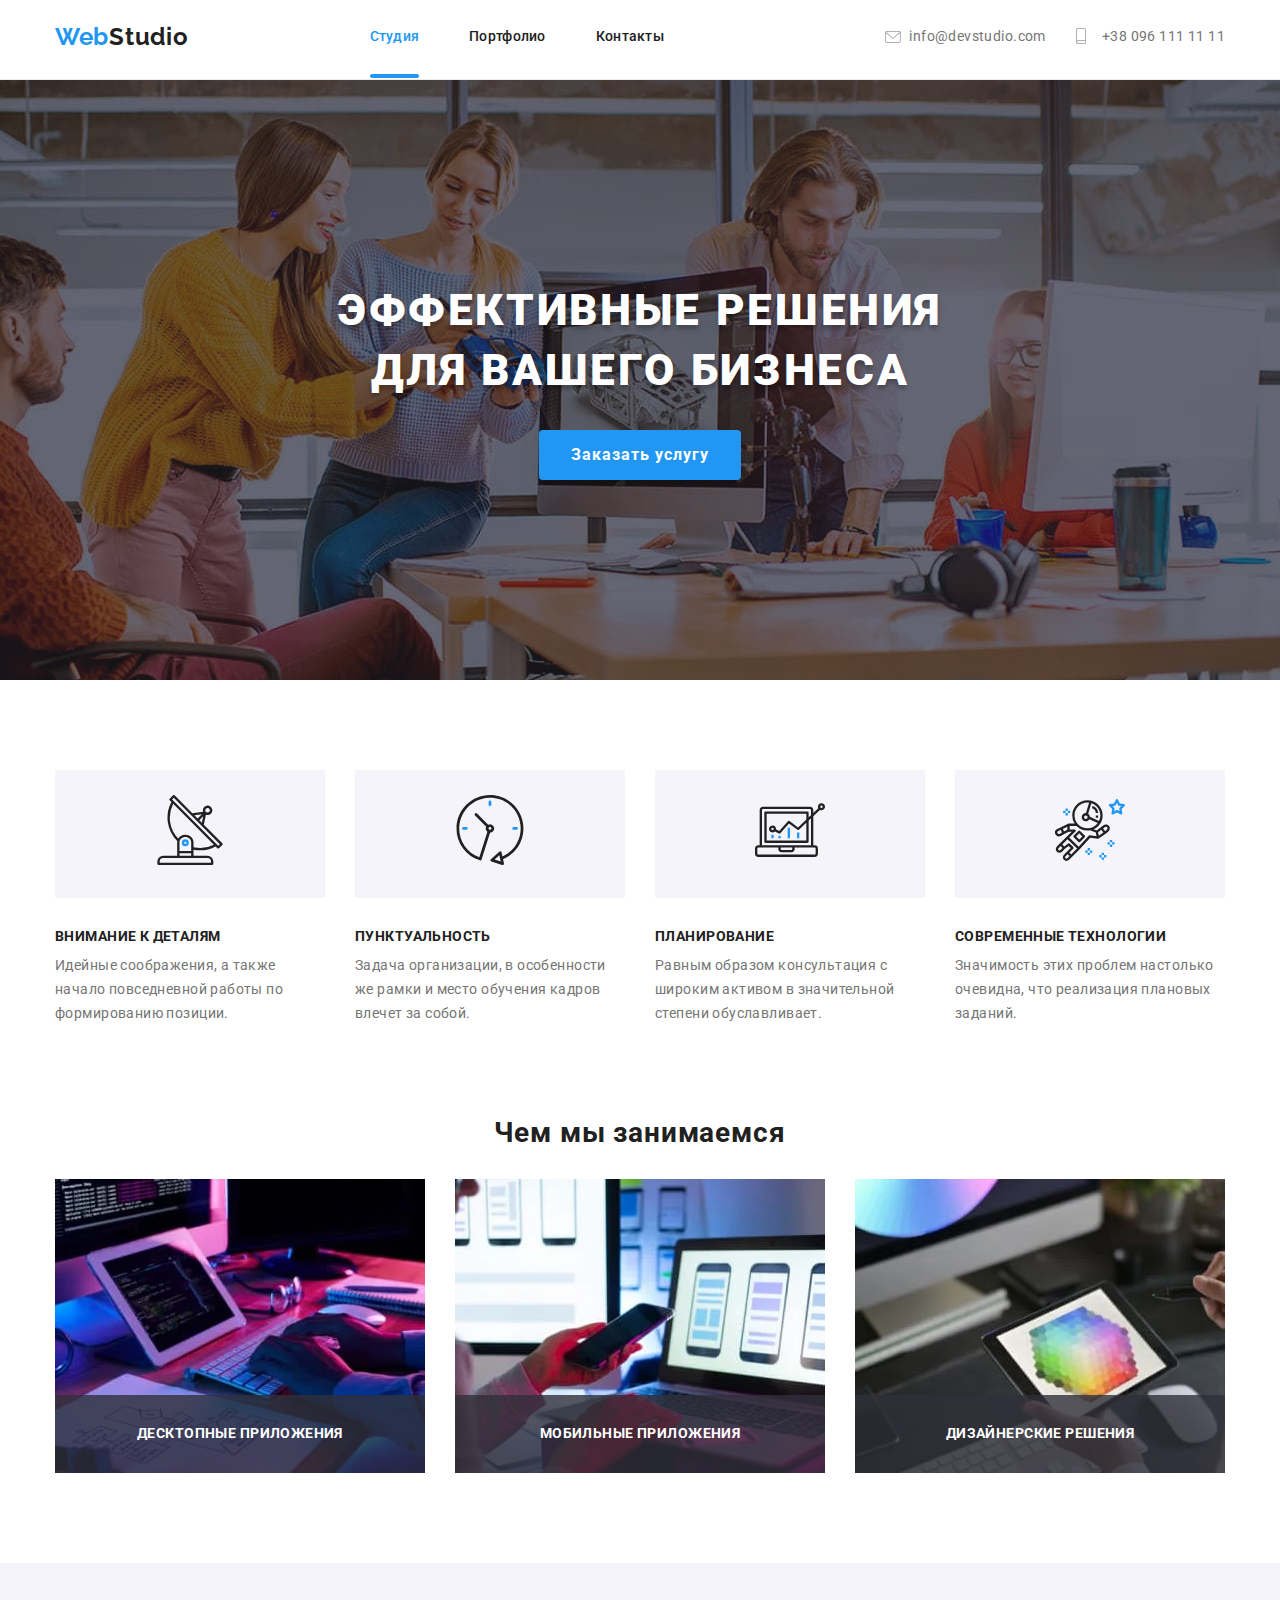
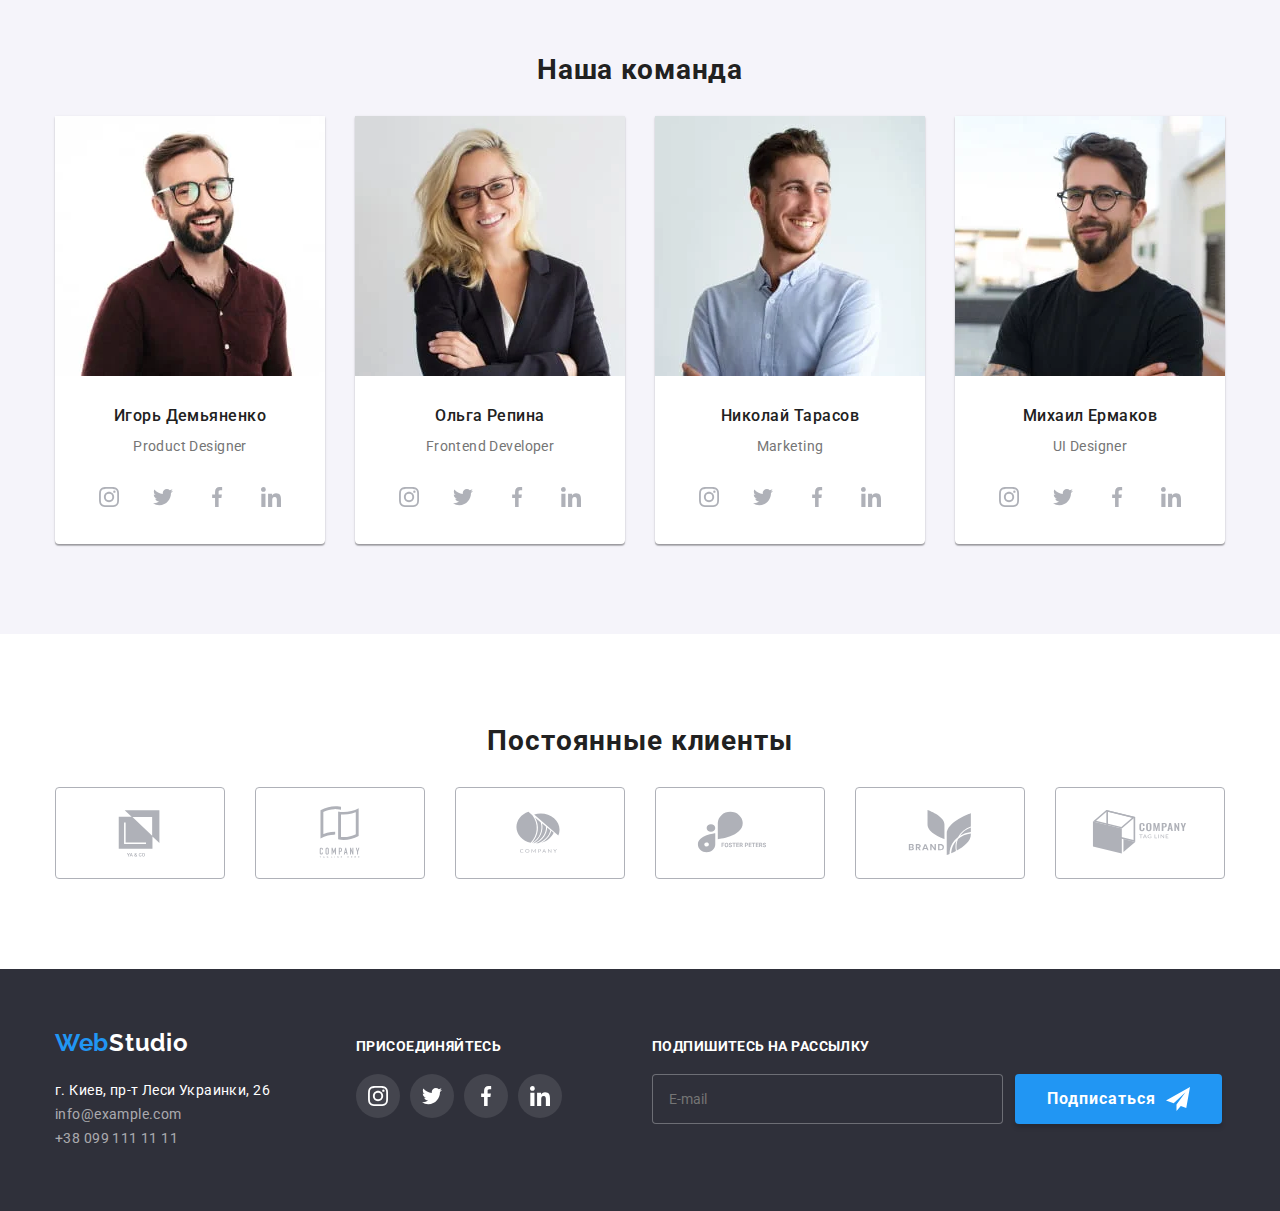
<file: index.html>
<!DOCTYPE html>
<html lang="ru">
<head>
    <meta charset="UTF-8">
    <meta http-equiv="X-UA-Compatible" content="IE=edge">
    <meta name="viewport" content="width=device-width, initial-scale=1.0">
    <title>WebStudio студия дизайна</title>
    <link rel="stylesheet" href="https://cdnjs.cloudflare.com/ajax/libs/modern-normalize/1.0.0/modern-normalize.min.css"/>
    <link href="https://fonts.googleapis.com/css2?family=Raleway:wght@700&family=Roboto:wght@400;500;700;900&display=swap"
        rel="stylesheet">
    <link rel="stylesheet" href="./css/main.min.css">
</head>
<body>
    
    <!--хедер-->
    <header class="header">
        <div class="header__container container">
       <nav class="navmenu"> 
           <a class="logo logo__header" lang="en" href="index.html">Web<span class="logo__header--dark">Studio</span></a>
            <ul class="navmenu__list list">
            <li class="navmenu__point"><a class="navmenu__link link link--current" href="index.html">Студия</a></li>
            <li class="navmenu__point"><a class="navmenu__link link" href="./portfolio.html">Портфолио</a></li>
            <li class="navmenu__point"><a class="navmenu__link link" href="">Контакты</a></li>
            </ul>
        </nav>
        <ul class="header__list list contact">
            <li class="header__point">
                <a class="header__link header__link--icon link" lang="en" href="mailto:info@devstudio.com" target="_blank" rel="noopener norefferal">
                <svg class="header__icon icon" width="16" height="12">
                    <use href="./images/sprite.svg#mail"></use>
                </svg>info@devstudio.com</a>
            </li>
            <li class="header__point">
                <a class="header__link header__link--icon link" href="tel:+380961111111" target="_blank" rel="noopener norefferal">
                <svg class="header__icon icon" width="18" height="18">
                    <use href="./images/sprite.svg#smartphone"></use>
                </svg>+38 096 111 11 11</a>
            </li>
        </ul>
        </div>
    </header>

    <!--уникальный контент-->
    <main>  

    <!-- баннер герой -->
    <section class="banner container">
                 <h1 class="banner__title">Эффективные решения
                для вашего бизнеса</h1>
                <button class="banner__button button" type="button" data-modal-open>Заказать услугу</button>
        </section>

<!-- Особенности -->
    <section class="features__section section ">
        <div class="container">
            <h2 class="visually-hidden">Особенности</h2>
            <ul class="features__list list ">
        <li class="features__point point"> 
            <div class="features__icon--box">
            <svg class="features__icon icon" width="70" height="70">
                <use href="./images/sprite.svg#antenna"></use>
            </svg>
            </div>
            <h3 class="features__title">Внимание к деталям</h3>
            <p  class="features__text">Идейные соображения, а также начало повседневной работы по формированию позиции.</p>
        </li>
        <li class="features__point point">
            <div class="features__icon--box">
            <svg class="features__icon icon" width="70" height="70">
                <use href="./images/sprite.svg#clock"></use>
            </svg>
            </div>
            <h3 class="features__title">Пунктуальность</h3>
            <p  class="features__text">Задача организации, в особенности же рамки и место обучения кадров влечет за собой.</p>
        </li>
        <li class="features__point point">
            <div class="features__icon--box">
            <svg class="features__icon icon" width="70" height="70">
                <use href="./images/sprite.svg#diagram"></use>
            </svg>
            </div>
            <h3 class="features__title">Планирование</h3>
            <p  class="features__text">Равным образом консультация с широким активом в значительной степени обуславливает.</p>
        </li>
        <li class="features__point point">
            <div class="features__icon--box">
            <svg class="features__icon icon" width="70" height="70">
                <use href="./images/sprite.svg#astronaut"></use>
            </svg>
            </div>
            <h3 class="features__title">Современные технологии</h3>
            <p  class="features__text">Значимость этих проблем настолько очевидна, что реализация плановых заданий.</p>
        </li>
            </ul>
        </div>
    </section>

<!-- Чем мы занимаемся -->
    <section class="section wedoing__section">
        <div class="container">
            <h2 class="wedoing__title title">Чем мы занимаемся</h2>
            <ul class="wedoing__list list">
                <li class="wedoing__point point">
                    <picture>
                        <source srcset="./images/what-we-do/box-1-1x.webp 370w, ./images/what-we-do/box-1-2x.webp 740w"
                            media="(min-width:1200px)" sizes="(min-width: 1200px) 370px, 100vw" type="image/webp" />
                        <source srcset="./images/what-we-do/box-1-1x.jpeg 370w, ./images/what-we-do/box-1-2x.jpeg 740w" media="(min-width:1200px)" sizes="(min-width: 1200px) 370px, 100vw" type="image/jpeg"/><img src="./images/what-we-do/box-1.jpeg" alt="Работа на планшете" width="370" height="294" loading="lazy" />
                    </picture>
                    <div class="wedoing__thumb">
                    <h3 class="wedoing__text-image">Десктопные приложения</h3>
                    </div>
                </li>
                <li class="wedoing__point point">
                    <picture>
                        <source srcset="./images/what-we-do/box-2-1x.webp 370w, ./images/what-we-do/box-2-2x.webp 740w"
                            media="(min-width:1200px)" sizes="(min-width: 1200px) 370px, 100vw" type="image/webp" />
                        <source srcset="./images/what-we-do/box-2-1x.jpeg 370w, ./images/what-we-do/box-2-2x.jpeg 740w"
                            media="(min-width:1200px)" sizes="(min-width: 1200px) 370px, 100vw" type="image/jpeg" />
                            <img
                            src="./images/what-we-do/box-2.jpeg" alt="Синхронизация ПК и смартфона" width="370" height="294" loading="lazy" />
                    </picture>
                    <div class="wedoing__thumb">
                    <h3 class="wedoing__text-image">Мобильные приложения</h3>
                    </div>
                </li>
                <li class="wedoing__point point">
                    <picture>
                        <source srcset="./images/what-we-do/box-3-1x.webp 370w, ./images/what-we-do/box-3-2x.webp 740w"
                            media="(min-width:1200px)" sizes="(min-width: 1200px) 370px, 100vw" type="image/webp" />
                        <source srcset="./images/what-we-do/box-3-1x.jpeg 370w, ./images/what-we-do/box-3-2x.jpeg 740w"
                            media="(min-width:1200px)" sizes="(min-width: 1200px) 370px, 100vw" type="image/jpeg" />
                        <img src="./images/what-we-do/box-3.jpeg" alt="Планшет"  width="370" height="294"
                            loading="lazy" />
                    </picture><div class="wedoing__thumb">
                    <h3 class="wedoing__text-image">Дизайнерские решения</h3>
                    </div>  
                </li>
            </ul>
        </div>
    </section>

<!-- Наша команда -->
    <section class="team__section section">
        <div class="container">
        <h2 class="team__title title">Наша команда</h2>
        <ul class="team__list list">
            <li class="team__point point">
                <picture>
                    <source srcset="./images/our-team/img-1-desk1x.webp 270w, ./images/our-team/img-1-desk2x.webp 540w"
                        media="(min-width:1200px)" sizes="(min-width: 1200px) 270px, 100vw" type="image/webp" />
                    <source srcset="./images/our-team/img-1-desk1x.jpeg 270w, ./images/our-team/img-1-desk2x.jpeg 540w"
                        media="(min-width:1200px)" sizes="(min-width: 1200px) 270px, 100vw" type="image/jpeg" />
                    <source srcset="./images/our-team/img-1-tab1x.webp 354w, ./images/our-team/img-1-tab2x.webp 708w"
    media="(min-width:768px)" sizes="(min-width: 768px) 354px, 100vw" type="image/webp" />
                    <source srcset="./images/our-team/img-1-tab1x.jpeg 354w, ./images/our-team/img-1-tab2x.jpeg 708w"
    media="(min-width:768px)" sizes="(min-width: 768px) 354px, 100vw" type="image/jpeg" />
                    <source srcset="./images/our-team/img-1-mob1x.webp 450w, ./images/our-team/img-1-mob2x.webp 900w"
    media="(max-width:767px)" sizes="(max-width: 767px) 450px, 100vw" type="image/webp" />
                    <source srcset="./images/our-team/img-1-mob1x.jpeg 450w, ./images/our-team/img-1-mob2x.jpeg 900w"
    media="(max-width:767px)" sizes="(max-width: 767px) 450px, 100vw" type="image/jpeg" />
                    <img src="./images/our-team/img-1.jpeg" alt="Игорь Демьяненко" height="260" loading="lazy" />
                </picture>
                <div class="team__box">
                <h3 class="team__title--box ">Игорь Демьяненко</h3>
                <p class="team__text text" lang="en">Product Designer</p>
                <ul class="team__list--sl list">
                    <li class="team__point--sl item">
                        <a class="team__icon-link link" href="https://www.instagram.com/" target="_blank" rel="noopener norefferel" aria-label="инстаграм">
                        <svg class="team__icon--sl icon" width="20" height="20">
                            <use href="./images/sprite.svg#instagram"></use>
                        </svg>
                        </a>
                    </li>
                    <li class="team__point--sl item">
                        <a class="team__icon-link link"  href="https://www.twitter.com/" target="_blank" rel="noopener norefferel" aria-label="твитер">
                        <svg class="team__icon--sl icon" width="20" height="20">
                            <use href="./images/sprite.svg#twitter"></use>
                        </svg>
                        </a>
                    </li>
                    <li class="team__point--sl item">
                        <a class="team__icon-link link" href="https://www.facebook.com/" target="_blank" rel="noopener norefferel" aria-label="фейсбук">
                        <svg class="team__icon--sl icon" width="20" height="20">
                            <use href="./images/sprite.svg#facebook"></use>
                        </svg>
                        </a>
                    </li>
                    <li class="team__point--sl item">
                        <a class="team__icon-link link"  href="https://www.linkedin.com/" target="_blank" rel="noopener norefferel" aria-label="линкедин">
                        <svg class="team__icon--sl icon" width="20" height="20">
                            <use href="./images/sprite.svg#linkedin"></use>
                        </svg>
                        </a>
                    </li>
                </ul>
                </div>
            </li>
            <li class="team__point point">
                <picture>
                    <source srcset="./images/our-team/img-2-desk1x.webp 270w, ./images/our-team/img-2-desk2x.webp 540w"
                        media="(min-width:1200px)" sizes="(min-width: 1200px) 270px, 100vw" type="image/webp" />
                    <source srcset="./images/our-team/img-2-desk1x.jpeg 270w, ./images/our-team/img-2-desk2x.jpeg 540w"
                        media="(min-width:1200px)" sizes="(min-width: 1200px) 270px, 100vw" type="image/jpeg" />
                    <source srcset="./images/our-team/img-2-tab1x.webp 354w, ./images/our-team/img-2-tab2x.webp 708w"
                        media="(min-width:768px)" sizes="(min-width: 768px) 354px, 100vw" type="image/webp" />
                    <source srcset="./images/our-team/img-2-tab1x.jpeg 354w, ./images/our-team/img-2-tab2x.jpeg 708w"
                        media="(min-width:768px)" sizes="(min-width: 768px) 354px, 100vw" type="image/jpeg" />
                    <source srcset="./images/our-team/img-2-mob1x.webp 450w, ./images/our-team/img-2-mob2x.webp 900w"
                        media="(max-width:767px)" sizes="(max-width: 767px) 450px, 100vw" type="image/webp" />
                    <source srcset="./images/our-team/img-2-mob1x.jpeg 450w, ./images/our-team/img-2-mob2x.jpeg 900w"
                        media="(max-width:767px)" sizes="(max-width: 767px) 450px, 100vw" type="image/jpeg" />
                    <img src="./images/our-team/img-2.jpeg" alt="Ольга Репина"  height="260" loading="lazy" />
                </picture>
                <div class="team__box">
                <h3 class="team__title--box">Ольга Репина</h3>
                <p class="team__text text" lang="en">Frontend Developer</p>
                <ul class="team__list--sl list">
                    <li class="team__point--sl item">
                        <a class="team__icon-link link"   href="https://www.instagram.com/" target="_blank" rel="noopener norefferel" aria-label="инстаграм">
                        <svg class="team__icon--sl icon" width="20" height="20">
                            <use href="./images/sprite.svg#instagram"></use>
                            </svg>
                        </a>
                    </li>
                    <li class="team__point--sl item">
                        <a class="team__icon-link link"   href="https://www.twitter.com/" target="_blank" rel="noopener norefferel" aria-label="твитер">
                        <svg class="team__icon--sl icon" width="20" height="20">
                            <use href="./images/sprite.svg#twitter"></use>
                        </svg>
                        </a>
                    </li>
                    <li class="team__point--sl item">
                        <a class="team__icon-link link"   href="https://www.facebook.com/" target="_blank" rel="noopener norefferel" aria-label="фейсбук">
                        <svg class="team__icon--sl icon" width="20" height="20">
                            <use href="./images/sprite.svg#facebook"></use>
                        </svg>
                        </a>
                    </li>
                    <li class="team__point--sl item">
                        <a class="team__icon-link link"   href="https://www.linkedin.com/" target="_blank" rel="noopener norefferel"  aria-label="линкедин">
                        <svg class="team__icon--sl icon" width="20" height="20">
                            <use href="./images/sprite.svg#linkedin"></use>
                        </svg>
                        </a>
                    </li>
                </ul>
                </div>
            </li>
            <li class="team__point point">
<picture>
    <source srcset="./images/our-team/img-3-desk1x.webp 270w, ./images/our-team/img-3-desk2x.webp 540w"
        media="(min-width:1200px)" sizes="(min-width: 1200px) 270px, 100vw" type="image/webp" />
    <source srcset="./images/our-team/img-3-desk1x.jpeg 270w, ./images/our-team/img-3-desk2x.jpeg 540w"
        media="(min-width:1200px)" sizes="(min-width: 1200px) 270px, 100vw" type="image/jpeg" />
    <source srcset="./images/our-team/img-3-tab1x.webp 354w, ./images/our-team/img-3-tab2x.webp 708w"
        media="(min-width:768px)" sizes="(min-width: 768px) 354px, 100vw" type="image/webp" />
    <source srcset="./images/our-team/img-3-tab1x.jpeg 354w, ./images/our-team/img-3-tab2x.jpeg 708w"
        media="(min-width:768px)" sizes="(min-width: 768px) 354px, 100vw" type="image/jpeg" />
    <source srcset="./images/our-team/img-3-mob1x.webp 450w, ./images/our-team/img-3-mob2x.webp 900w"
        media="(max-width:767px)" sizes="(max-width: 767px) 450px, 100vw" type="image/webp" />
    <source srcset="./images/our-team/img-3-mob1x.jpeg 450w, ./images/our-team/img-3-mob2x.jpeg 900w"
        media="(max-width:767px)" sizes="(max-width: 767px) 450px, 100vw" type="image/jpeg" />
    <img src="./images/our-team/img-3.jpeg" alt="Николай Тарасов" height="260" loading="lazy" />
</picture>
                <div class="team__box">
                <h3 class="team__title--box">Николай Тарасов</h3>
                <p class="team__text text" lang="en">Marketing</p>
                <ul class="team__list--sl list">
                    <li class="team__point--sl item">
                        <a class="team__icon-link link"  href="https://www.instagram.com/" target="_blank" rel="noopener norefferel" aria-label="инстаграм">
                        <svg class="team__icon--sl icon" width="20" height="20">
                            <use href="./images/sprite.svg#instagram"></use>
                        </svg>
                        </a>
                        </li>
                    <li class="team__point--sl item">
                        <a class="team__icon-link link"   href="https://www.twitter.com/" target="_blank" rel="noopener norefferel" aria-label="твитер">
                        <svg class="team__icon--sl icon" width="20" height="20">
                            <use href="./images/sprite.svg#twitter"></use>
                        </svg>
                        </a>
                    </li>
                    <li class="team__point--sl item">
                        <a class="team__icon-link link"   href="https://www.facebook.com/" target="_blank" rel="noopener norefferel" aria-label="фейсбук">
                        <svg class="team__icon--sl icon" width="20" height="20">
                            <use href="./images/sprite.svg#facebook"></use>
                        </svg>
                        </a>
                    </li>
                    <li class="team__point--sl item">
                        <a class="team__icon-link link"   href="https://www.linkedin.com/" target="_blank" rel="noopener norefferel" aria-label="линкедин">
                        <svg class="team__icon--sl icon" width="20" height="20">
                            <use href="./images/sprite.svg#linkedin"></use>
                        </svg>
                        </a>
                    </li>
                </ul>
                </div>
            </li>
            <li class="team__point point">
<picture>
    <source srcset="./images/our-team/img-4-desk1x.webp 270w, ./images/our-team/img-4-desk2x.webp 540w"
        media="(min-width:1200px)" sizes="(min-width: 1200px) 270px, 100vw" type="image/webp" />
    <source srcset="./images/our-team/img-4-desk1x.jpeg 270w, ./images/our-team/img-4-desk2x.jpeg 540w"
        media="(min-width:1200px)" sizes="(min-width: 1200px) 270px, 100vw" type="image/jpeg" />
    <source srcset="./images/our-team/img-4-tab1x.webp 354w, ./images/our-team/img-4-tab2x.webp 708w"
        media="(min-width:768px)" sizes="(min-width: 768px) 354px, 100vw" type="image/webp" />
    <source srcset="./images/our-team/img-4-tab1x.jpeg 354w, ./images/our-team/img-4-tab2x.jpeg 708w"
        media="(min-width:768px)" sizes="(min-width: 768px) 354px, 100vw" type="image/jpeg" />
    <source srcset="./images/our-team/img-4-mob1x.webp 450w, ./images/our-team/img-4-mob2x.webp 900w"
        media="(max-width:767px)" sizes="(max-width: 767px) 450px, 100vw" type="image/webp" />
    <source srcset="./images/our-team/img-4-mob1x.jpeg 450w, ./images/our-team/img-4-mob2x.jpeg 900w"
        media="(max-width:767px)" sizes="(max-width: 767px) 450px, 100vw" type="image/jpeg" />
    <img src="./images/our-team/img-4.jpeg" alt="Михаил Ермаков" height="260" loading="lazy" />
</picture>   
                <div class="team__box">
                <h3 class="team__title--box">Михаил Ермаков</h3>
                <p class="team__text text" lang="en">UI Designer</p>
                <ul class="team__list--sl list">
                    <li class="team__point--sl item">
                        <a class="team__icon-link link" href="https://www.instagram.com/" target="_blank" rel="noopener norefferel" aria-label="инстаграм">
                        <svg class="team__icon--sl icon" width="20" height="20">
                            <use href="./images/sprite.svg#instagram"></use>
                        </svg>
                        </a>
                    </li>
                    <li class="team__point--sl item">
                        <a class="team__icon-link link"   href="https://www.twitter.com/" target="_blank" rel="noopener norefferel" aria-label="твитер">
                        <svg class="team__icon--sl icon" width="20" height="20">
                            <use href="./images/sprite.svg#twitter"></use>
                        </svg>
                        </a>
                    </li>
                    <li class="team__point--sl item">
                        <a class="team__icon-link link"   href="https://www.facebook.com/" target="_blank" rel="noopener norefferel" aria-label="фейсбук">
                        <svg class="team__icon--sl icon" width="20" height="20">
                            <use href="./images/sprite.svg#facebook"></use>
                        </svg>
                        </a>
                    </li>
                    <li class="team__point--sl item">
                        <a  class="team__icon-link link"  href="https://www.linkedin.com/" target="_blank" rel="noopener norefferel" aria-label="линкедин">
                        <svg class="team__icon--sl icon" width="20" height="20">
                            <use href="./images/sprite.svg#linkedin"></use>
                        </svg>
                        </a>
                    </li>
                </ul>
                </div>
            </li>
        </ul>
        </div>
    </section>

    <!-- Постоянные клиенты -->
    <section class="clients__section section">
        <div class="container">
            <h2 class="clients__title title">Постоянные клиенты</h2>
            <ul class="clients__list list">
                <li class="clients__point">
                    <a class="clients__link link" href="/" target="_blank" rel="noopener norefferal" aria-label="лого партнера">
                        <svg class="clients__icon icon" width="106" height="60">
                            <use href="./images/sprite.svg#ya-and-co"></use>
                        </svg>
                    </a>
                </li>
                <li class="clients__point">
                    <a class="clients__link link" href="/" target="_blank" rel="noopener norefferal" aria-label="лого партнера">
                        <svg class="clients__icon icon" width="106" height="60">
                            <use href="./images/sprite.svg#company-tagline-here"></use>
                        </svg>
                    </a>
                </li>
                <li class="clients__point">
                    <a class="clients__link link" href="/" target="_blank" rel="noopener norefferal" aria-label="лого партнера">
                        <svg class="clients__icon icon" width="106" height="60">
                            <use href="./images/sprite.svg#company"></use>
                        </svg>
                    </a>
                </li>
                <li class="clients__point">
                    <a class="clients__link link" href="/" target="_blank" rel="noopener norefferal" aria-label="лого партнера">
                        <svg class="clients__icon icon" width="106" height="60">
                            <use href="./images/sprite.svg#foster-peters"></use>
                        </svg>
                    </a>
                </li>
                <li class="clients__point">
                    <a class="clients__link link" href="/" target="_blank" rel="noopener norefferal" aria-label="лого партнера">
                        <svg class="clients__icon icon" width="106" height="60">
                            <use href="./images/sprite.svg#brand"></use>
                        </svg>
                    </a>
                </li>
                <li class="clients__point">
                    <a class="clients__link link" href="/" target="_blank" rel="noopener norefferal" aria-label="лого партнера">
                        <svg class="clients__icon icon" width="106" height="60">
                            <use href="./images/sprite.svg#company-tag-line"></use>
                        </svg>
                    </a>
                </li>
            </ul>
        </div>
    </section>

  </main>

    <!-- Подвал -->
    <footer class="footer">
        <div class="footer__container container"> 
            <div class="footer__container--tablet footer__container--desktop">
                <div class="footer__address">
                <a class="logo footer__logo" lang="en" href="/">Web<span class="logo footer__logo--light">Studio</span></a>
                <address class="footer__contacts">
                    <ul class="footer___list contacts__list list">
                        <li class="footer___point contacts__list--point">
                            <a class="footer__link link" href="https://goo.gl/maps/Ta9KP2Tuc9y4ZhMA9" target="_blank"
                                rel="noopener noreferrer">
                                г. Киев, пр-т Леси Украинки, 26
                            </a>
                        </li>
                        <li class="footer___point contacts__list--point">
                            <a class="footer__link footer__link--contact link" href="mailto:info@example.com" target="_blank" rel="noopener noreferrer">
                                info@example.com
                            </a>
                        </li>
                        <li class="footer___point contacts__list--point">
                            <a class="footer__link footer__link--contact  link" href="tel:+380991111111" target="_blank" rel="noopener noreferrer">
                                +38 099 111 11 11
                            </a>
                        </li>
                    </ul>
                </address>
                </div>          
                <div class="footer__sl">
                    <p class="footer__title">присоединяйтесь</p>
                    <ul class="list footer__social-links">
                        <li class="footer__point">
                            <a class="footer__link--icon link" href="https://www.instagram.com/" target="_blank" rel="noopener norefferel"  aria-label="инстаграм">
                            <svg class="footer__icon icon" width="20" height="20">
                                <use href="./images/sprite.svg#instagram"></use>
                            </svg>
                            </a>
                        </li>
                        <li class="footer__point">
                            <a class="footer__link--icon footer__link link" href="https://www.twitter.com/" target="_blank" rel="noopener norefferel"  aria-label="твитер" >
                            <svg class="footer__icon icon" width="20" height="20">
                                <use href="./images/sprite.svg#twitter"></use>
                            </svg>
                            </a>
                        </li>
                        <li class="footer__point">
                            <a class="footer__link--icon footer__link link" href="https://www.facebook.com/" target="_blank" rel="noopener norefferel" aria-label="фейсбук">
                            <svg class="footer__icon icon" width="20" height="20">
                                <use href="./images/sprite.svg#facebook"></use>
                            </svg>
                            </a>
                        </li>
                        <li class="footer__point">
                            <a class="footer__link--icon footer__link link" href="https://www.linkedin.com/" target="_blank" rel="noopener norefferel" aria-label="линкедин">
                            <svg class="footer__icon icon" width="20" height="20">
                                <use href="./images/sprite.svg#linkedin"></use>
                            </svg>
                            </a>
                        </li>
                    </ul>
                </div>
            </div>
            <div class="footer__submail">
                <p class="footer__title">Подпишитесь на рассылку</p>
                    <form class="footer__form" > 
                        <input class="footer__input" type="email" name="mail" id="mail" placeholder="E-mail" required/>
                        <button class="button footer__button" type="submit">Подписаться</button>
                    </form>
            </div>
        </div>
    </footer>

    <!-- Модальное окно -->

    <div class="backdrop is-hidden" data-modal>
        <div class="modal">
            <button type="button" class="modal__button" data-modal-close>
            <svg class="modal__icon--close" width="11" height="11">
                <use href="./images/sprite.svg#close-block"></use>
            </svg>
            </button>
                <div class="modal__container">
                <p class="modal__title">Оставьте свои данные, мы вам перезвоним</p>
                <form class="modal__form">
                    <div class="modal_field--name modal__field">
                        <label class="modal__label modal__label--name label" for="name">Имя</label>
                        <span class="modal__icon"> 
                            <svg width="18" height="18">
                                <use href="./images/sprite.svg#person"></use>
                            </svg>
                        </span>
                        <input class="modal__input" type="text" name="Имя" id="name" required/>
                    </div>
                    <div class="modal_field--phone modal__field">
                        <label class="modal__label modal__label--phone label" for="tel">Телефон</label>
                        <span class="modal__icon smartphone-icon">
                            <svg width="18" height="18">
                                <use href="./images/sprite.svg#smartphone"></use>
                            </svg>
                        </span>
                        <input class="modal__input" type="tel" name="tel" id="tel" minlength="10" maxlength="13" required/>
                    </div>
                    <div class="modal_field--email modal__field">
                        <label class="modal__label modal__label--email label" for="email">Почта</label>
                        <span class="modal__icon">
                            <svg width="18" height="18">
                                <use href="./images/sprite.svg#envelope"></use>
                            </svg>
                        </span>
                        <input class="modal__input" type="email" name="email" id="email" required/>
                    </div>
                    <div class="modal_field--comment modal__field">
                        <label class="modal__label modal__label--comment label" for="comment">Комментарий</label>
                        <textarea class="modal__input modal__input--comment" name="comment" id="comment" placeholder="Введите текст"></textarea>
                    </div>
                        <label class="modal__label--policy modal__label label" for="policy">
                            <input class="modal__check visually-hidden" type="checkbox" name="policy" id="policy" />
                            <span class="modal__icon--check"></span>
                            <span class="modal__text">Соглашаюсь с рассылкой и принимаю
                            <a class="modal__link" href="/">Условия договора</a></span>
                        </label>
                    <button class="button__feedback  button" type="submit">Отправить</button>
                </form>
                </div>
            </div>
        </div>

    <!-- Мобильное меню  -->
   <div class="navmenu__box">
        <button class="navmenu__button" type="button" aria-expanded="false" aria-controls="menu__mobile" data-menu-button>
            <svg width="40" height="40" aria-label="Переключатель мобильного меню">
                <use class="navmenu__icon--menu" href="./images/sprite.svg#menu"></use>
                <use class="navmenu__icon--cross" href="./images/sprite.svg#cross"></use>
            </svg>
        </button>
   </div>
            <div class="mobile-menu__box" id="menu__mobile" data-menu>
                <ul class="mobile-menu__list list">
                    <li class="mobile-menu__point">
                        <a class="mobile-menu__link link link--current" href="index.html">Студия</a>
                    </li>
                    <li class="mobile-menu__point">
                        <a class="mobile-menu__link link" href="./portfolio.html">Портфолио</a>
                    </li>
                    <li class="mobile-menu__point">
                        <a class="mobile-menu__link link" href="">Контакты</a>
                    </li>
                </ul>
                <ul class="mobile-menu__list--contacts list">
                    <li class="mobile-menu__point">
                        <a class="mobile-menu__link--phone link" href="tel:+380961111111">+38 096 111 11 11</a>
                    </li>
                    <li class="mobile-menu__point">
                        <a class="mobile-menu__link--email link" href="mailto:info@devstudio.com">info@devstudio.com</a>
                    </li>
                </ul>
                <ul class="mobile-menu__list--sl list">
                    <li class="mobile-menu__point  mobile-menu__point--sl">
                        <a class="mobile-menu__link--sl link" href="https://www.instagram.com/" target="_blank"
                            rel="noopener norefferal">Instagram</a>
                    </li>
                    <li class="mobile-menu__point mobile-menu__point--sl">
                        <a class="mobile-menu__link--sl link" href="https://www.twitter.com/" target="_blank"
                            rel="noopener norefferal">Twitter</a>
                    </li>
                    <li class="mobile-menu__point mobile-menu__point--sl">
                        <a class="mobile-menu__link--sl link" href="https://www.facebook.com/" target="_blank"
                            rel="noopener norefferal">Facebook</a>
                    </li>
                    <li class="mobile-menu__point mobile-menu__point--sl">
                        <a class="mobile-menu__link--sl link" href="https://www.linkedin.com/" target="_blank"
                            rel="noopener norefferal">LinkedIn</a>
                    </li>
                </ul>
            </div>
   
    <!-- Скрипты -->
<script src="./js/menu.js"></script>
<script src="./js/modal.js"></script>


</body>
</html>
</file>
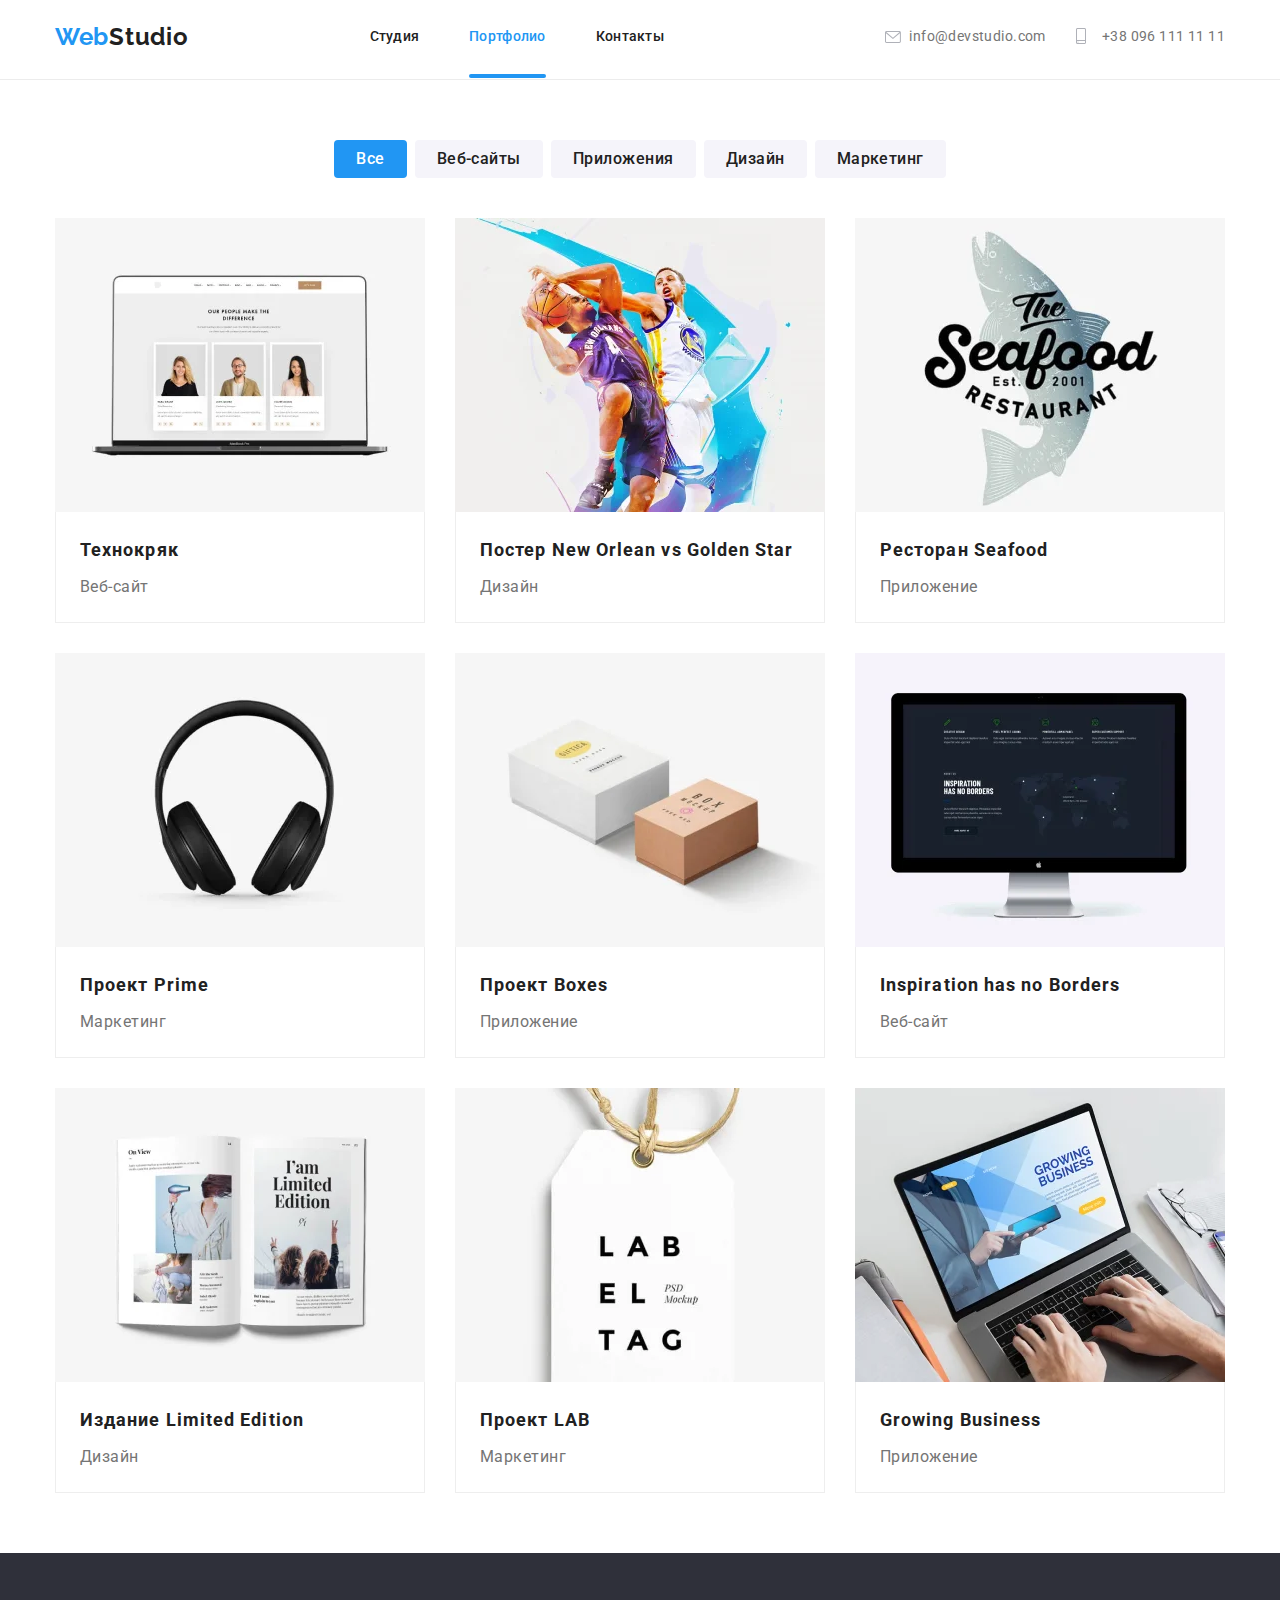
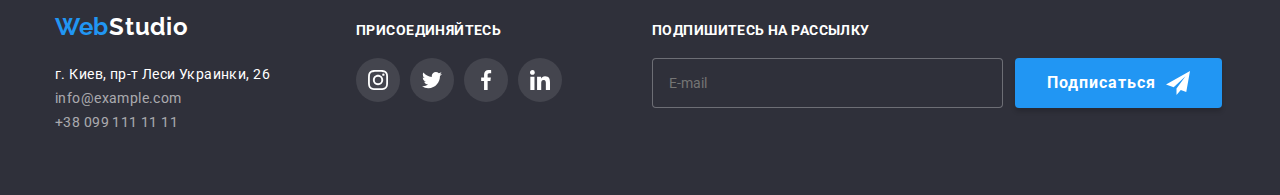
<file: portfolio.html>
<!DOCTYPE html>
<html lang="ru">

<head>
    <meta charset="UTF-8">
    <meta http-equiv="X-UA-Compatible" content="IE=edge">
    <meta name="viewport" content="width=device-width, initial-scale=1.0">
    <title>WebStudio Gallery</title>
    <link rel="stylesheet" href="https://cdnjs.cloudflare.com/ajax/libs/modern-normalize/1.0.0/modern-normalize.min.css"/>
    <link
        href="https://fonts.googleapis.com/css2?family=Raleway:wght@700&family=Roboto:wght@400;500;700;900&display=swap"
        rel="stylesheet">
    <link rel="stylesheet" href="./css/main.min.css">
</head>

<body>


    <!--хедер-->
    <header class="header">
        <div class="header__container container">
            <nav class="navmenu">
                <a class="logo logo__header" lang="en" href="index.html">Web<span
                        class="logo__header--dark">Studio</span></a>
                <ul class="navmenu__list list">
                    <li class="navmenu__point"><a class="navmenu__link link" href="index.html">Студия</a></li>
                    <li class="navmenu__point"><a class="navmenu__link link link--current" href="./portfolio.html">Портфолио</a></li>
                    <li class="navmenu__point"><a class="navmenu__link link" href="">Контакты</a></li>
                </ul>
            </nav>
            <ul class="header__list list contact">
                <li class="header__point">
                    <a class="header__link header__link--icon link" lang="en" href="mailto:info@devstudio.com"
                        target="_blank" rel="noopener norefferal">
                        <svg class="header__icon icon" width="16" height="12">
                            <use href="./images/sprite.svg#mail"></use>
                        </svg>info@devstudio.com</a>
                </li>
                <li class="header__point">
                    <a class="header__link header__link--icon link" href="tel:+380961111111" target="_blank"
                        rel="noopener norefferal">
                        <svg class="header__icon icon" width="18" height="18">
                            <use href="./images/sprite.svg#smartphone"></use>
                        </svg>+38 096 111 11 11</a>
                </li>
            </ul>
        </div>
    </header>



    <!--уникальный контент-->
    <main>
        <section class="container">
            <div class="portfolio__container">
                <h1 class="visually-hidden">Портфолио</h1>
                <ul class="filtrs__list list">
                    <li class="filtrs__point">
                        <button class="filtrs__link link__current--btn" type="button">Все</button></li>
                    <li class="filtrs__point">
                        <button class="filtrs__link link" type="button">Веб-сайты</button></li>
                    <li class="filtrs__point">
                        <button class="filtrs__link link" type="button">Приложения</button></li>
                    <li class="filtrs__point">
                        <button class="filtrs__link link" type="button">Дизайн</button></li>
                    <li class="filtrs__point">
                        <button class="filtrs__link link" type="button">Маркетинг</button></li>
                </ul>
                <ul class="list portfolio__list">
                    <li class="portfolio__point point">
                            <a class="portfolio__list--link link" href="#" target="_blank" rel="noopener norefferal">
                                <div class="portfolio__img--overlay">
                                    <picture>
                                            <source srcset="./images/portfolio/img-1-desk1x.webp 450w,./images/portfolio/img-1-desk2x.webp 900w" type="image/webp" media="(min-width: 1200px)" sizes="(min-width: 1200px) 370px, 100vw"/>
                                            <source srcset="./images/portfolio/img-1-desk1x.jpeg 450w, ./images/portfolio/img-1-desk2x.jpeg 900w" type="image/jpeg" media="(min-width: 1200px)" sizes="(min-width: 1200px) 370px, 100vw"/> <source srcset="./images/portfolio/img-1-tab1x.webp 354w,./images/portfolio/img-1-tab2x.webp 708w" type="image/webp"
                                                media="(min-width: 768px)" sizes="(min-width: 768px) 354px, 100vw" />
                                            <source srcset="./images/portfolio/img-1-tab1x.jpeg 354w, ./images/portfolio/img-1-tab2x.jpeg 708w" type="image/jpeg"
                                                media="(min-width: 768px)" sizes="(min-width: 768px) 354px, 100vw" />
                                                <source srcset="./images/portfolio/img-1-mob1x.webp 450w,./images/portfolio/img-1-mob2x.webp 900w" type="image/webp"
                                                media="(max-width: 767px)" sizes="(max-width: 767px) 450px, 100vw" />
                                            <source srcset="./images/portfolio/img-1-mob1x.jpeg 450w, ./images/portfolio/img-1-mob2x.jpeg 900w" type="image/jpeg"
                                                media="(max-width: 767px)" sizes="(max-width: 767px) 450px, 100vw" />
                                        <img class="portfolio__image image" src="./images/portfolio/img-1.jpeg" alt="Технокряк"  width="370" height="294" loading="lazy"/>
                                        </picture>
                                    <div class="portfolio__overlay">
                                        <p class="portfolio__text--overlay">Технокряк это современная площадка распространения коронавируса.Компании используют эту платформу для цифрового шпионажа и атак на защищённые сервера конкурентов.</p>
                                    </div>
                                </div>
                                <div class="portfolio__caption">
                                    <h2 class="portfolio__title">Технокряк</h2>
                                    <p class="portfolio__text">Веб-сайт</p>
                                </div>
                            </a>
                    </li>
                    <li class="portfolio__point point">
                            <a class="portfolio__list--link link" href="#" target="_blank" rel="noopener norefferal">
                            <div class="portfolio__img--overlay">
                                <picture>
                                    <source srcset="./images/portfolio/img-2-desk1x.webp 450w,./images/portfolio/img-2-desk2x.webp 900w"
                                        type="image/webp" media="(min-width: 1200px)" sizes="(min-width: 1200px) 370px, 100vw" />
                                    <source srcset="./images/portfolio/img-2-desk1x.jpeg 450w, ./images/portfolio/img-2-desk2x.jpeg 900w"
                                        type="image/jpeg" media="(min-width: 1200px)" sizes="(min-width: 1200px) 370px, 100vw" />
                                    <source srcset="./images/portfolio/img-2-tab1x.webp 354w,./images/portfolio/img-2-tab2x.webp 708w" type="image/webp"
                                        media="(min-width: 768px)" sizes="(min-width: 768px) 354px, 100vw" />
                                    <source srcset="./images/portfolio/img-2-tab1x.jpeg 354w, ./images/portfolio/img-2-tab2x.jpeg 708w"
                                        type="image/jpeg" media="(min-width: 768px)" sizes="(min-width: 768px) 354px, 100vw" />
                                    <source srcset="./images/portfolio/img-2-mob1x.webp 450w,./images/portfolio/img-2-mob2x.webp 900w" type="image/webp"
                                        media="(max-width: 767px)" sizes="(max-width: 767px) 450px, 100vw" />
                                    <source srcset="./images/portfolio/img-2-mob1x.jpeg 450w, ./images/portfolio/img-2-mob2x.jpeg 900w"
                                        type="image/jpeg" media="(max-width: 767px)" sizes="(max-width: 767px) 450px, 100vw" />
                                    <img class="portfolio__image image" src="./images/portfolio/img-2.jpeg" alt="Новый Орлен постер" width="370" height="294"
                                        loading="lazy" />
                                        </picture>
                                <div class="portfolio__overlay">
                                    <p class="portfolio__text--overlay">Технокряк это современная площадка распространения коронавируса. Компании используют эту платформу для цифрового шпионажа и атак на защищённые сервера конкурентов.</p>
                                </div>
                            </div>
                            <div class="portfolio__caption">
                                <h2 class="portfolio__title">Постер <span lang="en">New Orlean vs Golden Star</span></h2>
                                <p class="portfolio__text">Дизайн</p>
                            </div>
                            </a>
                    </li>
                    <li class="portfolio__point point">
                            <a class="portfolio__list--link link" href="#" target="_blank" rel="noopener norefferal">     
                            <div class="portfolio__img--overlay">
                                <picture>
                                    <source srcset="./images/portfolio/img-3-desk1x.webp 450w,./images/portfolio/img-3-desk2x.webp 900w"
                                        type="image/webp" media="(min-width: 1200px)" sizes="(min-width: 1200px) 370px, 100vw" />
                                    <source srcset="./images/portfolio/img-3-desk1x.jpeg 450w, ./images/portfolio/img-3-desk2x.jpeg 900w"
                                        type="image/jpeg" media="(min-width: 1200px)" sizes="(min-width: 1200px) 370px, 100vw" />
                                    <source srcset="./images/portfolio/img-3-tab1x.webp 354w,./images/portfolio/img-3-tab2x.webp 708w" type="image/webp"
                                        media="(min-width: 768px)" sizes="(min-width: 768px) 354px, 100vw" />
                                    <source srcset="./images/portfolio/img-3-tab1x.jpeg 354w, ./images/portfolio/img-3-tab2x.jpeg 708w"
                                        type="image/jpeg" media="(min-width: 768px)" sizes="(min-width: 768px) 354px, 100vw" />
                                    <source srcset="./images/portfolio/img-3-mob1x.webp 450w,./images/portfolio/img-3-mob2x.webp 900w" type="image/webp"
                                        media="(max-width: 767px)" sizes="(max-width: 767px) 450px, 100vw" />
                                    <source srcset="./images/portfolio/img-3-mob1x.jpeg 450w, ./images/portfolio/img-3-mob2x.jpeg 900w"
                                        type="image/jpeg" media="(max-width: 767px)" sizes="(max-width: 767px) 450px, 100vw" />
                                    <img class="portfolio__image image" src="./images/portfolio/img-3.jpeg"  alt="Морская еда" width="370"
                                        height="294" loading="lazy"/>
                                        </picture>
                                <div class="portfolio__overlay">
                                    <p class="portfolio__text--overlay">Технокряк это современная площадка распространения коронавируса. Компании используют эту платформу для цифрового шпионажа и атак на защищённые сервера конкурентов.</p>
                                </div>
                            </div>
                            <div class="portfolio__caption">
                                <h2 class="portfolio__title">Ресторан <span lang="en">Seafood</span></h2>
                                <p class="portfolio__text">Приложение</p>
                            </div>
                            </a>
                    </li>
                    <li class="portfolio__point point">
                            <a class="portfolio__list--link link" href="#" target="_blank" rel="noopener norefferal">     
                            <div class="portfolio__img--overlay">
                                <picture>
                                    <source srcset="./images/portfolio/img-4-desk1x.webp 450w,./images/portfolio/img-4-desk2x.webp 900w"
                                        type="image/webp" media="(min-width: 1200px)" sizes="(min-width: 1200px) 370px, 100vw" />
                                    <source srcset="./images/portfolio/img-4-desk1x.jpeg 450w, ./images/portfolio/img-4-desk2x.jpeg 900w"
                                        type="image/jpeg" media="(min-width: 1200px)" sizes="(min-width: 1200px) 370px, 100vw" />
                                    <source srcset="./images/portfolio/img-4-tab1x.webp 354w,./images/portfolio/img-4-tab2x.webp 708w" type="image/webp"
                                        media="(min-width: 768px)" sizes="(min-width: 768px) 354px, 100vw" />
                                    <source srcset="./images/portfolio/img-4-tab1x.jpeg 354w, ./images/portfolio/img-4-tab2x.jpeg 708w"
                                        type="image/jpeg" media="(min-width: 768px)" sizes="(min-width: 768px) 354px, 100vw" />
                                    <source srcset="./images/portfolio/img-4-mob1x.webp 450w,./images/portfolio/img-4-mob2x.webp 900w" type="image/webp"
                                        media="(max-width: 767px)" sizes="(max-width: 767px) 450px, 100vw" />
                                    <source srcset="./images/portfolio/img-4-mob1x.jpeg 450w, ./images/portfolio/img-4-mob2x.jpeg 900w"
                                        type="image/jpeg" media="(max-width: 767px)" sizes="(max-width: 767px) 450px, 100vw" />
                                    <img class="portfolio__image image" src="./images/portfolio/img-4.jpeg" alt="Первый" width="370" height="294"
                                        loading="lazy" />
                                        </picture>
                                <div class="portfolio__overlay">
                                    <p class="portfolio__text--overlay">Технокряк это современная площадка распространения коронавируса. Компании используют эту платформу для цифрового шпионажа и атак на защищённые сервера конкурентов.</p>
                                </div>
                            </div>
                            <div class="portfolio__caption">
                                <h2 class="portfolio__title">Проект <span lang="en">Prime</span></h2>
                                <p class="portfolio__text">Маркетинг</p>
                            </div>
                            </a>
                    </li>
                    <li class="portfolio__point point">
                            <a class="portfolio__list--link link" href="#" target="_blank" rel="noopener norefferal"> 
                            <div class="portfolio__img--overlay">
                                <picture>
                                    <source srcset="./images/portfolio/img-5-desk1x.webp 450w,./images/portfolio/img-5-desk2x.webp 900w"
                                        type="image/webp" media="(min-width: 1200px)" sizes="(min-width: 1200px) 370px, 100vw" />
                                    <source srcset="./images/portfolio/img-5-desk1x.jpeg 450w, ./images/portfolio/img-5-desk2x.jpeg 900w"
                                        type="image/jpeg" media="(min-width: 1200px)" sizes="(min-width: 1200px) 370px, 100vw" />
                                    <source srcset="./images/portfolio/img-5-tab1x.webp 354w,./images/portfolio/img-5-tab2x.webp 708w" type="image/webp"
                                        media="(min-width: 768px)" sizes="(min-width: 768px) 354px, 100vw" />
                                    <source srcset="./images/portfolio/img-5-tab1x.jpeg 354w, ./images/portfolio/img-5-tab2x.jpeg 708w"
                                        type="image/jpeg" media="(min-width: 768px)" sizes="(min-width: 768px) 354px, 100vw" />
                                    <source srcset="./images/portfolio/img-5-mob1x.webp 450w,./images/portfolio/img-5-mob2x.webp 900w" type="image/webp"
                                        media="(max-width: 767px)" sizes="(max-width: 767px) 450px, 100vw" />
                                    <source srcset="./images/portfolio/img-5-mob1x.jpeg 450w, ./images/portfolio/img-5-mob2x.jpeg 900w"
                                        type="image/jpeg" media="(max-width: 767px)" sizes="(max-width: 767px) 450px, 100vw" />
                                    <img class="portfolio__image image" src="./images/portfolio/img-5.jpeg" alt="Коробки" width="370" height="294"
                                        loading="lazy"/>
                                </picture>
                                <div class="portfolio__overlay">
                                    <p class="portfolio__text--overlay">Технокряк это современная площадка распространения коронавируса. Компании используют эту платформу для цифрового шпионажа и атак на защищённые сервера конкурентов.</p>
                                </div>
                            </div>
                            <div class="portfolio__caption">
                                <h2 class="portfolio__title">Проект <span lang="en">Boxes</span></h2>
                                <p class="portfolio__text">Приложение</p>
                            </div>
                            </a>
                    </li>
                    <li class="portfolio__point point">
                            <a class="portfolio__list--link link" href="#" target="_blank" rel="noopener norefferal">
                            <div class="portfolio__img--overlay">
                                <picture>
                                    <source srcset="./images/portfolio/img-6-desk1x.webp 450w,./images/portfolio/img-6-desk2x.webp 900w"
                                        type="image/webp" media="(min-width: 1200px)" sizes="(min-width: 1200px) 370px, 100vw" />
                                    <source srcset="./images/portfolio/img-6-desk1x.jpeg 450w, ./images/portfolio/img-6-desk2x.jpeg 900w"
                                        type="image/jpeg" media="(min-width: 1200px)" sizes="(min-width: 1200px) 370px, 100vw" />
                                    <source srcset="./images/portfolio/img-6-tab1x.webp 354w,./images/portfolio/img-6-tab2x.webp 708w" type="image/webp"
                                        media="(min-width: 768px)" sizes="(min-width: 768px) 354px, 100vw" />
                                    <source srcset="./images/portfolio/img-6-tab1x.jpeg 354w, ./images/portfolio/img-6-tab2x.jpeg 708w"
                                        type="image/jpeg" media="(min-width: 768px)" sizes="(min-width: 768px) 354px, 100vw" />
                                    <source srcset="./images/portfolio/img-6-mob1x.webp 450w,./images/portfolio/img-6-mob2x.webp 900w" type="image/webp"
                                        media="(max-width: 767px)" sizes="(max-width: 767px) 450px, 100vw" />
                                    <source srcset="./images/portfolio/img-6-mob1x.jpeg 450w, ./images/portfolio/img-6-mob2x.jpeg 900w"
                                        type="image/jpeg" media="(max-width: 767px)" sizes="(max-width: 767px) 450px, 100vw" />
                                    <img class="portfolio__image image" src="./images/portfolio/img-6.jpeg" alt="Вдохновение не имеет границ" width="370" height="294"
                                        loading="lazy" />
                                </picture>
                                <div class="portfolio__overlay">
                                    <p class="portfolio__text--overlay">Технокряк это современная площадка распространения коронавируса. Компании используют эту платформу для цифрового шпионажа и атак на защищённые сервера конкурентов.</p>
                                </div>
                            </div>    
                            <div class="portfolio__caption">
                                <h2 class="portfolio__title"><span lang="en">Inspiration has no Borders</span></h2>
                                <p class="portfolio__text">Веб-сайт</p>
                            </div>
                            </a>
                    </li>
                    <li class="portfolio__point point">
                            <a class="portfolio__list--link link" href="#" target="_blank" rel="noopener norefferal">      
                            <div class="portfolio__img--overlay">
                                <picture>
                                    <source srcset="./images/portfolio/img-7-desk1x.webp 450w,./images/portfolio/img-7-desk2x.webp 900w"
                                        type="image/webp" media="(min-width: 1200px)" sizes="(min-width: 1200px) 370px, 100vw" />
                                    <source srcset="./images/portfolio/img-7-desk1x.jpeg 450w, ./images/portfolio/img-7-desk2x.jpeg 900w"
                                        type="image/jpeg" media="(min-width: 1200px)" sizes="(min-width: 1200px) 370px, 100vw" />
                                    <source srcset="./images/portfolio/img-7-tab1x.webp 354w,./images/portfolio/img-7-tab2x.webp 708w" type="image/webp"
                                        media="(min-width: 768px)" sizes="(min-width: 768px) 354px, 100vw" />
                                    <source srcset="./images/portfolio/img-7-tab1x.jpeg 354w, ./images/portfolio/img-7-tab2x.jpeg 708w"
                                        type="image/jpeg" media="(min-width: 768px)" sizes="(min-width: 768px) 354px, 100vw" />
                                    <source srcset="./images/portfolio/img-7-mob1x.webp 450w,./images/portfolio/img-7-mob2x.webp 900w" type="image/webp"
                                        media="(max-width: 767px)" sizes="(max-width: 767px) 450px, 100vw" />
                                    <source srcset="./images/portfolio/img-7-mob1x.jpeg 450w, ./images/portfolio/img-7-mob2x.jpeg 900w"
                                        type="image/jpeg" media="(max-width: 767px)" sizes="(max-width: 767px) 450px, 100vw" />
                                    <img class="portfolio__image image" src="./images/portfolio/img-7.jpeg" alt="Издание лимитед эдишин"
                                        width="370" height="294" loading="lazy"/>
                                </picture>
                                
                                <div class="portfolio__overlay">
                                    <p class="portfolio__text--overlay">Технокряк это современная площадка распространения коронавируса. Компании используют эту платформу для цифрового шпионажа и атак на защищённые сервера конкурентов.</p>
                                </div>
                            </div>
                            <div class="portfolio__caption">
                                <h2 class="portfolio__title">Издание <span lang="en">Limited Edition</span></h2>
                                <p class="portfolio__text">Дизайн</p>
                            </div>
                            </a>
                    </li>
                    <li class="portfolio__point point">
                            <a class="portfolio__list--link link" href="#" target="_blank" rel="noopener norefferal">  
                            <div class="portfolio__img--overlay">
                                <picture>
                                    <source srcset="./images/portfolio/img-8-desk1x.webp 450w,./images/portfolio/img-8-desk2x.webp 900w"
                                        type="image/webp" media="(min-width: 1200px)" sizes="(min-width: 1200px) 370px, 100vw" />
                                    <source srcset="./images/portfolio/img-8-desk1x.jpeg 450w, ./images/portfolio/img-8-desk2x.jpeg 900w"
                                        type="image/jpeg" media="(min-width: 1200px)" sizes="(min-width: 1200px) 370px, 100vw" />
                                    <source srcset="./images/portfolio/img-8-tab1x.webp 354w,./images/portfolio/img-8-tab2x.webp 708w" type="image/webp"
                                        media="(min-width: 768px)" sizes="(min-width: 768px) 354px, 100vw" />
                                    <source srcset="./images/portfolio/img-8-tab1x.jpeg 354w, ./images/portfolio/img-8-tab2x.jpeg 708w"
                                        type="image/jpeg" media="(min-width: 768px)" sizes="(min-width: 768px) 354px, 100vw" />
                                    <source srcset="./images/portfolio/img-8-mob1x.webp 450w,./images/portfolio/img-8-mob2x.webp 900w" type="image/webp"
                                        media="(max-width: 767px)" sizes="(max-width: 767px) 450px, 100vw" />
                                    <source srcset="./images/portfolio/img-8-mob1x.jpeg 450w, ./images/portfolio/img-8-mob2x.jpeg 900w"
                                        type="image/jpeg" media="(max-width: 767px)" sizes="(max-width: 767px) 450px, 100vw" />
                                    <img class="portfolio__image image" src="./images/portfolio/img-8.jpeg" alt="ЛАБ" width="370"
                                        height="294" loading="lazy" />
                                </picture>
                                <div class="portfolio__overlay">
                                    <p class="portfolio__text--overlay">Технокряк это современная площадка распространения коронавируса. Компании используют эту платформу для цифрового шпионажа и атак на защищённые сервера конкурентов.</p>
                                </div>
                            </div>
                            <div class="portfolio__caption">
                                <h2 class="portfolio__title">Проект <span lang="en">LAB</span></h2>
                                <p class="portfolio__text">Маркетинг</p>
                            </div>
                        </a>
                    </li>
                    <li class="portfolio__point point">
                            <a class="portfolio__list--link link" href="#" target="_blank" rel="noopener norefferal"> 
                            <div class="portfolio__img--overlay">
                                <picture>
                                    <source srcset="./images/portfolio/img-9-desk1x.webp 450w,./images/portfolio/img-9-desk2x.webp 900w"
                                        type="image/webp" media="(min-width: 1200px)" sizes="(min-width: 1200px) 370px, 100vw" />
                                    <source srcset="./images/portfolio/img-9-desk1x.jpeg 450w, ./images/portfolio/img-9-desk2x.jpeg 900w"
                                        type="image/jpeg" media="(min-width: 1200px)" sizes="(min-width: 1200px) 370px, 100vw" />
                                    <source srcset="./images/portfolio/img-9-tab1x.webp 354w,./images/portfolio/img-9-tab2x.webp 708w" type="image/webp"
                                        media="(min-width: 768px)" sizes="(min-width: 768px) 354px, 100vw" />
                                    <source srcset="./images/portfolio/img-9-tab1x.jpeg 354w, ./images/portfolio/img-9-tab2x.jpeg 708w"
                                        type="image/jpeg" media="(min-width: 768px)" sizes="(min-width: 768px) 354px, 100vw" />
                                    <source srcset="./images/portfolio/img-9-mob1x.webp 450w,./images/portfolio/img-9-mob2x.webp 900w" type="image/webp"
                                        media="(max-width: 767px)" sizes="(max-width: 767px) 450px, 100vw" />
                                    <source srcset="./images/portfolio/img-9-mob1x.jpeg 450w, ./images/portfolio/img-9-mob2x.jpeg 900w"
                                        type="image/jpeg" media="(max-width: 767px)" sizes="(max-width: 767px) 450px, 100vw" />
                                    <img class="portfolio__image image" src="./images/portfolio/img-9.jpeg" alt="Рост бизнеса" width="370" height="294"
                                        loading="lazy" />
                                </picture>
                                <div class="portfolio__overlay">
                                    <p class="portfolio__text--overlay">Технокряк это современная площадка распространения коронавируса. Компании используют эту платформу для цифрового шпионажа и атак на защищённые сервера конкурентов.</p>
                                </div>
                            </div>    
                            <div class="portfolio__caption">
                                <h2 class="portfolio__title"><span lang="en">Growing Business</span></h2>
                                <p class="portfolio__text">Приложение</p>
                            </div>
                        </a>
                    </li>
                </ul>
            </div>
        </section>
    </main>


    <!-- Подвал -->
    <footer class="footer">
        <div class="footer__container container">
            <div class="footer__container--tablet footer__container--desktop ">
                <div class="footer__address">
                    <a class="logo footer__logo" lang="en" href="/">Web<span
                            class="logo footer__logo--light">Studio</span></a>
                    <address class="footer__contacts">
                        <ul class="footer___list contacts__list list">
                            <li class="footer___point contacts__list--point">
                                <a class="footer__link link" href="https://goo.gl/maps/Ta9KP2Tuc9y4ZhMA9" target="_blank"
                                    rel="noopener noreferrer">
                                    г. Киев, пр-т Леси Украинки, 26
                                </a>
                            </li>
                            <li class="footer___point contacts__list--point">
                                <a class="footer__link footer__link--contact link" href="mailto:info@example.com"
                                    target="_blank" rel="noopener noreferrer">
                                    info@example.com
                                </a>
                            </li>
                            <li class="footer___point contacts__list--point">
                                <a class="footer__link footer__link--contact  link" href="tel:+380991111111" target="_blank"
                                    rel="noopener noreferrer">
                                    +38 099 111 11 11
                                </a>
                            </li>
                        </ul>
                    </address>
                </div>
                <div class="footer__sl">
                    <p class="footer__title">присоединяйтесь</p>
                    <ul class="list footer__social-links">
                        <li class="footer__point">
                            <a class="footer__link--icon link" href="https://www.instagram.com/" target="_blank"
                                rel="noopener norefferel" aria-label="инстаграм">
                                <svg class="footer__icon icon" width="20" height="20">
                                    <use href="./images/sprite.svg#instagram"></use>
                                </svg>
                            </a>
                        </li>
                        <li class="footer__point">
                            <a class="footer__link--icon footer__link link" href="https://www.twitter.com/" target="_blank"
                                rel="noopener norefferel" aria-label="твитер">
                                <svg class="footer__icon icon" width="20" height="20">
                                    <use href="./images/sprite.svg#twitter"></use>
                                </svg>
                            </a>
                        </li>
                        <li class="footer__point">
                            <a class="footer__link--icon footer__link link" href="https://www.facebook.com/" target="_blank"
                                rel="noopener norefferel" aria-label="фейсбук">
                                <svg class="footer__icon icon" width="20" height="20">
                                    <use href="./images/sprite.svg#facebook"></use>
                                </svg>
                            </a>
                        </li>
                        <li class="footer__point">
                            <a class="footer__link--icon footer__link link" href="https://www.linkedin.com/" target="_blank"
                                rel="noopener norefferel" aria-label="линкедин">
                                <svg class="footer__icon icon" width="20" height="20">
                                    <use href="./images/sprite.svg#linkedin"></use>
                                </svg>
                            </a>
                        </li>
                    </ul>
                </div>
            </div>
            <div class="footer__submail">
                <p class="footer__title">Подпишитесь на рассылку</p>
                <form class="footer__form">
                    <input class="footer__input" type="email" name="mail" id="mail" placeholder="E-mail" required />
                    <button class="button footer__button" type="submit">Подписаться</button>
                </form>
            </div>
        </div>
    </footer>

        <!-- Мобильное меню  -->
        <div class="navmenu__box">
            <button class="navmenu__button flip-2-hor-top-1" type="button" aria-expanded="false" aria-controls="menu__mobile" data-menu-button>
                <svg width="40" height="40" aria-label="Переключатель мобильного меню">
                    <use class="navmenu__icon--menu" href="./images/sprite.svg#menu"></use>
                    <use class="navmenu__icon--cross" href="./images/sprite.svg#cross"></use>
                </svg>
            </button>
        </div>
        <div class="mobile-menu__box" id="menu__mobile" data-menu>
            <ul class="mobile-menu__list list">
                <li class="mobile-menu__point">
                    <a class="mobile-menu__link link" href="index.html">Студия</a>
                </li>
                <li class="mobile-menu__point">
                    <a class="mobile-menu__link link link--current" href="./portfolio.html">Портфолио</a>
                </li>
                <li class="mobile-menu__point">
                    <a class="mobile-menu__link link" href="">Контакты</a>
                </li>
            </ul>
            <ul class="mobile-menu__list--contacts list">
                <li class="mobile-menu__point">
                    <a class="mobile-menu__link--phone link" href="tel:+380961111111">+38 096 111 11 11</a>
                </li>
                <li class="mobile-menu__point">
                    <a class="mobile-menu__link--email link" href="mailto:info@devstudio.com">info@devstudio.com</a>
                </li>
            </ul>
            <ul class="mobile-menu__list--sl list">
                <li class="mobile-menu__point  mobile-menu__point--sl">
                    <a class="mobile-menu__link--sl link" href="https://www.instagram.com/" target="_blank"
                        rel="noopener norefferal">Instagram</a>
                </li>
                <li class="mobile-menu__point mobile-menu__point--sl">
                    <a class="mobile-menu__link--sl link" href="https://www.twitter.com/" target="_blank"
                        rel="noopener norefferal">Twitter</a>
                </li>
                <li class="mobile-menu__point mobile-menu__point--sl">
                    <a class="mobile-menu__link--sl link" href="https://www.facebook.com/" target="_blank"
                        rel="noopener norefferal">Facebook</a>
                </li>
                <li class="mobile-menu__point mobile-menu__point--sl">
                    <a class="mobile-menu__link--sl link" href="https://www.linkedin.com/" target="_blank"
                        rel="noopener norefferal">LinkedIn</a>
                </li>
            </ul>
        </div>
    
<script src="./js/menu.js"></script>
</body>
</html>
</file>
<file: css/main.min.css>
img{display:block;max-width:100%;height:auto}.link,.footer__contacts,.logo,.button{font-style:inherit;font-family:inherit;color:inherit;text-decoration:none;cursor:pointer}.list{list-style:none}ul,li,h1,h2,h3,h4,h5,h6,p,.list{padding:0;margin:0}.visually-hidden{position:absolute;width:1px;height:1px;margin:-1px;border:0;padding:0;white-space:nowrap;clip-path:inset(100%);clip:rect(0 0 0 0);overflow:hidden}body{margin:0;font-family:"Roboto",sans-serif,arial;font-style:normal;font-weight:400;font-size:14px;line-height:1.714;letter-spacing:.03em;color:#757575;background-color:#fff}.button{display:flex;align-items:center;justify-content:center;transition:box-shadow 250ms cubic-bezier(0.4, 0, 0.2, 1),background-color 250ms cubic-bezier(0.4, 0, 0.2, 1);height:50px;box-shadow:0px 4px 4px rgba(0,0,0,.15);border:transparent;border-radius:4px;margin-top:30px;margin-left:auto;margin-right:auto;padding:10px 32px;background-color:#2196f3;font-family:"Roboto",sans-serif,arial;font-style:normal;font-weight:700;font-size:16px;line-height:1.875;letter-spacing:.06em}@media screen and (max-width: 400px){.button{font-size:inherit}}.button:hover,.button:focus{box-shadow:0px 4px 4px rgba(0,0,0,.15);background-color:#188ce8}.navmenu__button{display:inline-flex;margin:0;padding:0;border:none;background-color:transparent}@media screen and (min-width: 768px){.navmenu__button{display:none}}.navmenu__icon--cross{display:none}.navmenu__button.is-open .navmenu__icon--cross{display:block}.navmenu__button:hover .navmenu__icon--cross,.navmenu__button:focus .navmenu__icon--cross{fill:#2196f3}.navmenu__button.is-open .navmenu__icon--menu{display:none}.navmenu__button:hover .navmenu__icon--menu,.navmenu__button:focus .navmenu__icon--menu{fill:#2196f3}.logo{font-family:"Raleway";font-style:normal;font-weight:700;font-size:24px;line-height:1.167;letter-spacing:.03em;color:#2196f3}@media screen and (min-width: 768px){.logo__header{margin-right:88px}}.logo__header--dark{color:#212121}.footer__logo--light{color:#fff}.mobile-menu__box{display:flex;flex-direction:column;justify-content:space-between;position:fixed;top:0;left:0;bottom:0;right:0;z-index:0;transform:translateY(-100%);opacity:0;transition:transform 250ms cubic-bezier(0.4, 0, 0.2, 1) 250ms,opacity 250ms cubic-bezier(0.4, 0, 0.2, 1) 250ms;width:100%;min-height:100vw;padding-left:8.4%;padding-bottom:10%;padding-top:10%;background-color:#fff;font-size:40px}.mobile-menu__box.is-open{transform:translateY(0);opacity:100%}.navmenu__button{position:absolute;top:0;right:2%;z-index:1}@media screen and (min-width: 480px)and (max-width: 545px){.navmenu__button{right:5%}}@media screen and (min-width: 546px)and (max-width: 650px){.navmenu__button{right:8%}}@media screen and (min-width: 651px)and (max-width: 767px){.navmenu__button{right:10%}}@media screen and (min-width: 768px){.navmenu__button{display:none}}.navmenu__button.is-open{position:fixed;top:0;right:2%;animation:close-animation .5s cubic-bezier(0.455, 0.03, 0.515, 0.955) forwards}@media screen and (min-width: 480px)and (max-width: 545px){.navmenu__button.is-open{right:5%}}@media screen and (min-width: 546px)and (max-width: 650px){.navmenu__button.is-open{right:8%}}@media screen and (min-width: 651px)and (max-width: 767px){.navmenu__button.is-open{right:10%}}@keyframes close-animation{0%{-webkit-transform:translateY(0) rotateX(0);transform:translateY(0) rotateX(0);-webkit-transform-origin:50% 0%;transform-origin:50% 0%}100%{-webkit-transform:translateY(-100%) rotateX(-180deg);transform:translateY(-100%) rotateX(-180deg);-webkit-transform-origin:50% 100%;transform-origin:50% 100%}}@keyframes close-animation{0%{-webkit-transform:translateY(0) rotateX(0);transform:translateY(0) rotateX(0);-webkit-transform-origin:50% 0%;transform-origin:50% 0%}100%{-webkit-transform:translateY(-100%) rotateX(-180deg);transform:translateY(-100%) rotateX(-180deg);-webkit-transform-origin:50% 100%;transform-origin:50% 100%}}@keyframes close-animation{0%{-webkit-transform:translateY(0) rotateX(0);transform:translateY(0) rotateX(0);-webkit-transform-origin:50% 0%;transform-origin:50% 0%}100%{-webkit-transform:translateY(-100%) rotateX(-180deg);transform:translateY(-100%) rotateX(-180deg);-webkit-transform-origin:50% 100%;transform-origin:50% 100%}}.mobile-menu__link{font-style:normal;font-weight:500;font-size:40px;line-height:1.175;letter-spacing:.02em;color:#212121}.mobile-menu__link:hover,.mobile-menu__link:focus{color:#2196f3}@media screen and (max-width: 400px){.mobile-menu__link{font-style:normal;font-weight:500;font-size:2rem;line-height:1.5;letter-spacing:.03em}}.mobile-menu__link--phone{font-family:"Roboto",sans-serif,arial;font-style:normal;font-weight:500;font-size:34px;line-height:1.176;letter-spacing:.02em;color:#2196f3}@media screen and (max-width: 400px){.mobile-menu__link--phone{font-style:normal;font-weight:400;font-size:1.5rem;line-height:1.667;letter-spacing:.03em}}.mobile-menu__link--email{font-family:"Roboto",sans-serif,arial;font-style:normal;font-weight:500;font-size:24px;line-height:1.167;letter-spacing:.02em}.mobile-menu__link--email:hover,.mobile-menu__link--email:focus{color:#2196f3}@media screen and (max-width: 400px){.mobile-menu__link--email{font-style:normal;font-weight:400;font-size:1.5rem;line-height:2;letter-spacing:.03em}}.mobile-menu__list--sl{display:flex}@media screen and (max-width: 400px){.mobile-menu__list--sl{font-style:normal;font-weight:400;font-size:1rem;line-height:1;letter-spacing:.03em}}.mobile-menu__point--sl{display:flex}.mobile-menu__point--sl:not(:last-child)::after{content:"";display:block;width:1px;height:100%;margin:0 10px;background-color:rgba(33,33,33,.2)}.mobile-menu__link--sl{display:inline;font-family:"Roboto",sans-serif,arial;font-style:normal;font-weight:500;font-size:18px;line-height:1.222;letter-spacing:.02em;color:#2196f3}@media screen and (max-width: 400px){.mobile-menu__link--sl{font-style:normal;font-weight:400;font-size:.8rem;line-height:1.25;letter-spacing:.03em}}.container{width:100%;margin-left:auto;margin-right:auto;padding-left:15px;padding-right:15px}@media screen and (min-width: 480px){.container{width:480px}}@media screen and (min-width: 768px){.container{width:768px}}@media screen and (min-width: 1200px){.container{width:1200px}}.header{position:relative;border-bottom:1px solid #ececec}@media screen and (min-width: 768px){.header{height:80px}}.header__container{padding-top:10px;padding-bottom:10px}@media screen and (min-width: 768px){.header__container{display:flex;padding-top:23px}}.navmenu{display:flex;align-items:center;justify-content:center}@media screen and (max-width: 1199.98px){.navmenu{justify-content:space-between}}@media screen and (max-width: 767.98px){.header__list,.navmenu__list{display:none}}@media screen and (min-width: 768px){.navmenu__list{display:flex;align-items:center;justify-content:center}}@media screen and (min-width: 768px)and (max-width: 1199.98px){.navmenu__list{margin-right:84px}}@media screen and (min-width: 1200px){.navmenu__list{margin-left:93px}}@media screen and (min-width: 768px){.navmenu__link{position:relative;font-style:normal;font-weight:500;font-size:14px;line-height:1.143;letter-spacing:.02em;color:#212121}}@media screen and (min-width: 768px)and (min-width: 768px)and (max-width: 1199.98px){.navmenu__link{padding-bottom:29px}}@media screen and (min-width: 768px)and (min-width: 1200px){.navmenu__link{padding-bottom:34px}}@media screen and (min-width: 768px){.navmenu__link:hover,.navmenu__link:focus{color:#2196f3}}@media screen and (min-width: 768px){.header__list{margin-left:auto}}@media screen and (min-width: 1200px){.header__list{display:flex;align-items:center;justify-content:center}}@media screen and (min-width: 768px){.navmenu__point:not(:last-child){margin-right:50px}}@media screen and (min-width: 768px)and (max-width: 1199.98px){.header__point:not(:last-child){margin-bottom:10px}}@media screen and (min-width: 1200px){.header__point:not(:last-child){margin-right:30px}}@media screen and (min-width: 768px)and (max-width: 1199.98px){.header__link{font-style:normal;font-weight:500;font-size:12px;line-height:1.167;letter-spacing:.02em}}@media screen and (min-width: 768px){.header__link{display:flex;align-items:center;justify-content:flex-start}.header__link:focus,.header__link:hover{color:#2196f3}}.header__icon{fill:#afb1b8}@media screen and (min-width: 768px){.header__icon{margin-right:8px}.header__icon:hover,.header__icon:focus,.header__link:focus .header__icon,.header__link:hover .header__icon{fill:#2196f3}}.link--current{color:#2196f3}@media screen and (min-width: 768px){.link--current{width:100%}.link--current::after{content:"";position:absolute;bottom:0;display:block;width:100%;height:4px;background-color:#2196f3;border-radius:2px}}.section{padding-top:60px;padding-bottom:60px;text-align:center}@media screen and (min-width: 1200px){.section{padding-top:90px;padding-bottom:90px}}@media screen and (max-width: 767.98px){.point:not(:last-child){margin-bottom:30px}}.title{font-style:normal;font-weight:700;font-size:28px;line-height:1.179;letter-spacing:.03em;margin-bottom:30px;color:#212121}.footer{text-align:center;background-color:#2f303a;color:#fff}.footer__container{padding-top:60px;padding-bottom:60px}@media screen and (min-width: 1200px){.footer__container{display:flex;align-items:baseline;padding:60px 15px}}@media screen and (min-width: 768px)and (max-width: 1199.98px){.footer__container--tablet{display:flex;align-items:baseline;justify-content:center}}@media screen and (min-width: 1200px){.footer__container--desktop{display:flex;align-items:baseline;justify-content:center}}.footer__contacts{margin-top:20px}@media screen and (max-width: 767.98px){.footer__address{margin-bottom:60px}}@media screen and (min-width: 768px)and (max-width: 1199.98px){.footer__address{margin-right:165px}}@media screen and (min-width: 1200px){.footer__address{margin-right:70px;text-align:left;width:231px}}.contacts__list--point :not(:last-child){margin-bottom:8px}@media screen and (min-width: 1200px){.contacts__list--point :not(:last-child){margin-bottom:9px}}.footer__link--contact{color:rgba(255,255,255,.6)}.footer__title{font-style:normal;font-weight:700;font-size:14px;line-height:1.143;letter-spacing:.03em;text-transform:uppercase;margin-bottom:20px}@media screen and (min-width: 1200px){.footer__title{text-align:left}}.footer__social-links{display:flex;align-items:none;justify-content:center}.footer__point:not(:last-child){margin-right:10px}.footer__icon{fill:#fff}.footer__link--icon{display:flex;align-items:center;justify-content:center;border-radius:50%;background:rgba(255,255,255,.1);padding:12px}.footer__link--icon:hover,.footer__link--icon:focus{background-color:#2196f3}@media screen and (max-width: 767.98px){.footer__submail{margin-top:60px}}@media screen and (min-width: 768px)and (max-width: 1199.98px){.footer__submail{width:450px;margin-left:auto;margin-right:auto;margin-top:60px}}@media screen and (min-width: 1200px){.footer__submail{margin-left:90px}}@media screen and (min-width: 1200px){.footer__form{display:flex;align-items:center;justify-content:center;min-width:570px}}.footer__input{width:100%;height:50px;padding-left:16px;padding-top:15px;padding-bottom:15px;background-color:#2f303a;color:rgba(255,255,255,.6);border:1px solid rgba(255,255,255,.3);border-radius:4px}@media screen and (min-width: 1200px){.footer__input{display:flex;min-width:350px;margin-right:12px}}.footer__button::after{content:"";display:block;width:24px;height:24px;margin-left:10px;background-image:url("../images/send.svg");background-repeat:no-repeat;background-size:auto;background-position:center}@media screen and (min-width: 1200px){.footer__button{margin-top:0}}.banner{padding-left:60px;padding-right:60px;padding-top:118px;padding-bottom:118px;height:400px;max-width:1600px;margin-left:auto;margin-right:auto;background-repeat:no-repeat;background-size:cover;background-position:center;width:100%;padding-top:118px;padding-bottom:118px}@media screen and (max-width: 767.98px){.banner{background-image:linear-gradient(to right, rgba(47, 48, 58, 0.4), rgba(47, 48, 58, 0.4)),url("../images/backgrounds/hero-mobile-1x.jpeg")}}@media screen and (max-width: 767.98px)and (min-device-pixel-ratio: 2),screen and (max-width: 767.98px)and (-moz-min-device-pixel-ratio: 2),screen and (max-width: 767.98px)and (-o-min-device-pixel-ratio: 2/1),screen and (max-width: 767.98px)and (-webkit-min-device-pixel-ratio: 2),screen and (max-width: 767.98px)and (min-resolution: 192dpi),screen and (max-width: 767.98px)and (min-resolution: 2dppx){.banner{background-image:linear-gradient(to right, rgba(47, 48, 58, 0.4), rgba(47, 48, 58, 0.4)),url("../images/backgrounds/hero-mobile-2x.jpeg")}}@media screen and (min-width: 768px)and (max-width: 1199.98px){.banner{background-image:linear-gradient(to right, rgba(47, 48, 58, 0.4), rgba(47, 48, 58, 0.4)),url("../images/backgrounds/hero-tablet-1x.jpeg");padding-left:204px;padding-right:204px}}@media screen and (min-width: 768px)and (max-width: 1199.98px)and (min-device-pixel-ratio: 2),screen and (min-width: 768px)and (max-width: 1199.98px)and (-moz-min-device-pixel-ratio: 2),screen and (min-width: 768px)and (max-width: 1199.98px)and (-o-min-device-pixel-ratio: 2/1),screen and (min-width: 768px)and (max-width: 1199.98px)and (-webkit-min-device-pixel-ratio: 2),screen and (min-width: 768px)and (max-width: 1199.98px)and (min-resolution: 192dpi),screen and (min-width: 768px)and (max-width: 1199.98px)and (min-resolution: 2dppx){.banner{background-image:linear-gradient(to right, rgba(47, 48, 58, 0.4), rgba(47, 48, 58, 0.4)),url("../images/backgrounds/hero-tablet-2x.jpeg")}}@media screen and (min-width: 1200px){.banner{background-image:linear-gradient(to right, rgba(47, 48, 58, 0.4), rgba(47, 48, 58, 0.4)),url("../images/backgrounds/hero-desktop-1x.jpeg");height:600px;padding:250px;padding-top:200px;padding-bottom:280px}}@media screen and (min-width: 1200px)and (min-device-pixel-ratio: 2),screen and (min-width: 1200px)and (-moz-min-device-pixel-ratio: 2),screen and (min-width: 1200px)and (-o-min-device-pixel-ratio: 2/1),screen and (min-width: 1200px)and (-webkit-min-device-pixel-ratio: 2),screen and (min-width: 1200px)and (min-resolution: 192dpi),screen and (min-width: 1200px)and (min-resolution: 2dppx){.banner{background-image:linear-gradient(to right, rgba(47, 48, 58, 0.4), rgba(47, 48, 58, 0.4)),url("../images/backgrounds/hero-desktop-2x.jpeg")}}.banner__title{font-style:normal;font-weight:900;font-size:26px;line-height:1.615;letter-spacing:.06em;text-align:center;text-transform:uppercase;color:#fff;text-shadow:0px 4px 4px rgba(0,0,0,.25);max-width:360px;margin-left:auto;margin-right:auto}@media screen and (min-width: 1200px){.banner__title{font-style:bold;font-weight:900;font-size:44px;line-height:1.364;letter-spacing:.06em;max-width:696px}}.banner__button{color:#fff}@media screen and (min-width: 768px){.features__list{display:flex}}@media screen and (min-width: 768px)and (max-width: 1199.98px){.features__list{flex-wrap:wrap;row-gap:30px;column-gap:30px;flex-basis:calc(100% - 15px)}}@media screen and (min-width: 768px)and (max-width: 1199.98px){.features__point{width:354px}}@media screen and (min-width: 1200px){.features__point{width:270px}.features__point:not(:last-child){margin-right:30px}}.features__icon--box{margin-bottom:30px;padding:25px;background-color:#f5f4fa}.features__title{font-style:normal;font-weight:700;font-size:14px;line-height:1.143;letter-spacing:.03em;margin-bottom:10px;text-transform:uppercase;color:#212121}@media screen and (min-width: 768px){.features__title{text-align:left}}.features__text{font-style:normal;font-weight:400;font-size:14px;line-height:1.714;letter-spacing:.03em;text-align:left}.wedoing__section{padding-top:0}@media screen and (max-width: 1199.98px){.wedoing__section{display:none}}@media screen and (min-width: 1200px){.wedoing__list{display:flex}.wedoing__point{position:relative;width:370px}.wedoing__point:not(:last-child){margin-right:30px}.wedoing__thumb{position:absolute;bottom:0;width:100%;padding:27px;background:rgba(47,48,58,.8)}.wedoing__text-image{font-style:normal;font-weight:700;font-size:14px;line-height:1.714;letter-spacing:.03em;text-align:center;text-transform:uppercase;color:#fff}}.team__section{background-color:#f5f4fa}@media screen and (min-width: 768px){.team__list{display:flex}}@media screen and (min-width: 768px)and (max-width: 1199.98px){.team__list{flex-wrap:wrap;row-gap:30px;column-gap:30px;flex-basis:calc(100% - 15px)}}.team__point{background-color:#fff;box-shadow:0px 1px 3px rgba(0,0,0,.12),0px 1px 1px rgba(0,0,0,.14),0px 2px 1px rgba(0,0,0,.2);border-radius:0px 0px 4px 4px}@media screen and (min-width: 768px)and (max-width: 1199.98px){.team__point{min-height:536px;width:354px}}@media screen and (min-width: 1200px){.team__point{width:270px;min-height:428px}.team__point:not(:last-child){margin-right:30px}}.image{margin-left:auto;margin-right:auto;width:450px}.team__box{padding-top:30px;padding-bottom:24px}.team__title--box{margin-bottom:10px;font-style:normal;font-weight:500;font-size:16px;line-height:1.188;letter-spacing:.03em;color:#212121}.team__list--sl{display:flex;align-items:center;justify-content:center;margin-top:16px}.team__point--sl:not(:last-child){margin-right:10px}.team__icon-link{display:flex;align-items:center;justify-content:center;padding:12px;transition:background-color 250ms cubic-bezier(0.4, 0, 0.2, 1);width:44px;height:44px;border-radius:50%}.team__icon-link:hover,.team__icon-link:focus{background-color:#2196f3}.team__icon--sl{fill:#afb1b8;transition:fill 250ms cubic-bezier(0.4, 0, 0.2, 1)}.team__icon--sl:focus,.team__icon--sl:hover{fill:#fff}.team__icon-link:hover .team__icon--sl,.team__icon-link:focus .team__icon--sl{fill:#fff}.clients__list{display:flex;align-items:center;justify-content:center}@media screen and (max-width: 1199px){.clients__list{flex-wrap:wrap;row-gap:30px;column-gap:30px}}@media screen and (min-width: 1200px){.clients__point:not(:last-child){margin-right:30px}}.clients__link{display:flex;align-items:center;justify-content:center;border:1px solid #afb1b8;border-radius:4px;color:#afb1b8;height:92px;width:170px;transition:border-color 250ms cubic-bezier(0.4, 0, 0.2, 1)}@media screen and (max-width: 1199px){.clients__link{width:210px}}.clients__link:hover,.clients__link:focus{border-color:#2196f3}.clients__icon{display:block;fill:#afb1b8;transition:fill 250ms cubic-bezier(0.4, 0, 0.2, 1)}.clients__link:hover .clients__icon,.clients__link:focus .clients__icon{fill:#2196f3}.portfolio__container{padding-top:60px;padding-bottom:60px}.filtrs__list{display:flex;flex-wrap:wrap;margin-bottom:25px}@media screen and (min-width: 1200px){.filtrs__list{justify-content:center}}.filtrs__point{margin-bottom:15px}.filtrs__point:not(:last-child){margin-right:8px}.filtrs__link{transition:background-color 250ms cubic-bezier(0.4, 0, 0.2, 1),box-shadow 250ms cubic-bezier(0.4, 0, 0.2, 1),color 250ms cubic-bezier(0.4, 0, 0.2, 1);padding:6px 22px;background:#f5f4fa;border-radius:4px;border:transparent;font-style:normal;font-weight:500;font-size:16px;line-height:1.625;letter-spacing:.03em;color:#212121}.filtrs__link:active,.filtrs__link:focus,.filtrs__link:hover{background-color:#2196f3;color:#fff;box-shadow:0px 3px 1px rgba(0,0,0,.1),0px 1px 2px rgba(0,0,0,.08),0px 2px 2px rgba(0,0,0,.12)}.link__current--btn{background-color:#2196f3;color:#fff}@media screen and (min-width: 768px){.portfolio__list{display:flex;flex-wrap:wrap;column-gap:30px;row-gap:30px}}.portfolio__point{height:auto;background-color:#fff;transition:box-shadow 250ms cubic-bezier(0.4, 0, 0.2, 1)}@media screen and (min-width: 768px){.portfolio__point{display:flex;width:354px}}@media screen and (min-width: 1200px){.portfolio__point{width:370px}}.portfolio__point:hover,.portfolio__point:focus{box-shadow:0px 1px 1px rgba(0,0,0,.12),0px 4px 4px rgba(0,0,0,.06),1px 4px 6px rgba(0,0,0,.16)}@media screen and (min-width: 768px){.portfolio__list--link{display:flex;flex-direction:column;height:auto}}.portfolio__img--overlay{position:relative;overflow:hidden;width:100%}.portfolio__overlay{position:absolute;top:0;left:0;transform:translateY(100%);transition:transform 250ms cubic-bezier(0.4, 0, 0.2, 1);width:100%;padding:63px 24px;background-color:rgba(33,150,243,.9);opacity:0}.portfolio__point:hover .portfolio__overlay,.portfolio__point:focus .portfolio__overlay{transform:translateY(0%);opacity:1}@media screen and (max-width: 395px){.portfolio__overlay{padding:15px 24px}}@media screen and (min-width: 409px)and (max-width: 767.98px){.portfolio__overlay{padding:77px 24px}}.portfolio__text--overlay{font-style:normal;font-weight:400;font-size:18px;line-height:1.556;letter-spacing:.03em;color:#fff}@media screen and (max-width: 329px){.portfolio__text--overlay{font-style:normal;font-weight:400;font-size:14px;line-height:1.714;letter-spacing:.03em}}.portfolio__title{font-style:normal;font-weight:bold;font-size:18px;line-height:2;letter-spacing:.06em;color:#212121}.portfolio__text{margin-top:4px;font-style:normal;font-weight:400;font-size:16px;line-height:1.875;letter-spacing:.03em;color:#757575}.portfolio__caption{padding-top:20px;padding-left:24px;padding-bottom:20px;padding-right:24px;border-left:1px solid #eee;border-right:1px solid #eee;border-bottom:1px solid #eee}@media screen and (min-width: 768px){.portfolio__caption{flex-grow:1}}.backdrop{position:fixed;top:0;left:0;z-index:2;width:100%;height:100%;padding:93px 15px;background-color:rgba(0,0,0,.2);opacity:1;overflow-y:scroll}.backdrop.is-hidden{display:none}.modal{position:relative;z-index:3;padding:8px;background-color:#fff;margin-left:auto;margin-right:auto;width:450px;min-height:609px}@media screen and (max-width: 480px){.modal{width:90vw}}@media screen and (min-width: 1200px){.modal{width:528px}}.modal__button{position:relative;display:block;margin-left:auto;width:30px;height:30px;background-color:#fff;border:1px solid rgba(0,0,0,.1);border-radius:50%}.modal__icon--close{position:absolute;top:30%;right:31.3%;transition:fill 250ms cubic-bezier(0.4, 0, 0.2, 1);width:11px;height:11px;fill:#000}.modal__button:hover .modal__icon--close,.modal__button:focus .modal__icon--close{fill:#2196f3}.modal__icon:hover,.modal__icon:focus{fill:#2196f3}.modal__container{padding:32px;padding-top:0px}.modal__field{position:relative;display:flex;flex-direction:column;margin-bottom:10px}.modal__title{margin-bottom:12px;width:100%;font-style:normal;font-weight:bold;font-size:20px;line-height:1.15;letter-spacing:.03em;text-align:center;color:#212121}@media screen and (max-width: 400px){.modal__title{font-style:normal;font-weight:bold;font-size:1rem;line-height:1.5;letter-spacing:.03em}}.modal__label{font-style:normal;font-weight:400;font-size:12px;line-height:1.25;letter-spacing:.01em;color:#757575}.modal__input{transition:border 250ms cubic-bezier(0.4, 0, 0.2, 1);padding-left:40px;padding-top:10px;padding-bottom:10px;height:40px;border:1px solid rgba(33,33,33,.2);box-sizing:border-box;border-radius:4px;outline:none;font-style:normal;font-weight:400;font-size:12px;line-height:1.167;letter-spacing:.01em;color:rgba(117,117,117,.5);cursor:pointer}.modal__input:hover{border:1px solid #2196f3}.modal__input--comment{display:block;resize:none;padding-left:16px;margin-bottom:0;height:120px;color:#757575}.modal__label--policy{display:flex;align-items:center;justify-content:center;margin-top:20px;font-style:normal;font-weight:400;font-size:14px;line-height:1.714;letter-spacing:.03em;color:#757575}@media screen and (max-width: 400px){.modal__label--policy{font-style:normal;font-weight:400;font-size:.9em;line-height:1;letter-spacing:.03em}}@media screen and (max-width: 1199.98px){.modal__label--policy{font-style:normal;font-weight:400;font-size:12px;line-height:1.167;letter-spacing:.03em}}.modal__link{display:inline-block;color:#2196f3;text-decoration:underline}.modal__icon--check{transition:border 250ms cubic-bezier(0.4, 0, 0.2, 1),background-color 250ms cubic-bezier(0.4, 0, 0.2, 1),background-image 250ms cubic-bezier(0.4, 0, 0.2, 1);display:flex;align-items:center;justify-content:center;width:16px;height:15px;margin-right:8px;border:2px solid #212121;border-radius:4px}@media screen and (max-width: 400px){.modal__icon--check{width:29px}}.modal__check:checked+.modal__icon--check{border:transparent;background-color:#2196f3;background-image:url("../images/icon-check.svg");background-repeat:no-repeat}.button__feedback{color:#fff}.modal__icon{position:absolute;transition:fill 250ms cubic-bezier(0.4, 0, 0.2, 1);left:12px;top:0;transform:translateY(100%);fill:#212121}@media screen and (max-width: 400px){.modal__icon{width:10px;height:auto}}.smartphone-icon{left:15px}.modal__field:hover .modal__icon{fill:#2196f3}/*# sourceMappingURL=main.min.css.map */
</file>
